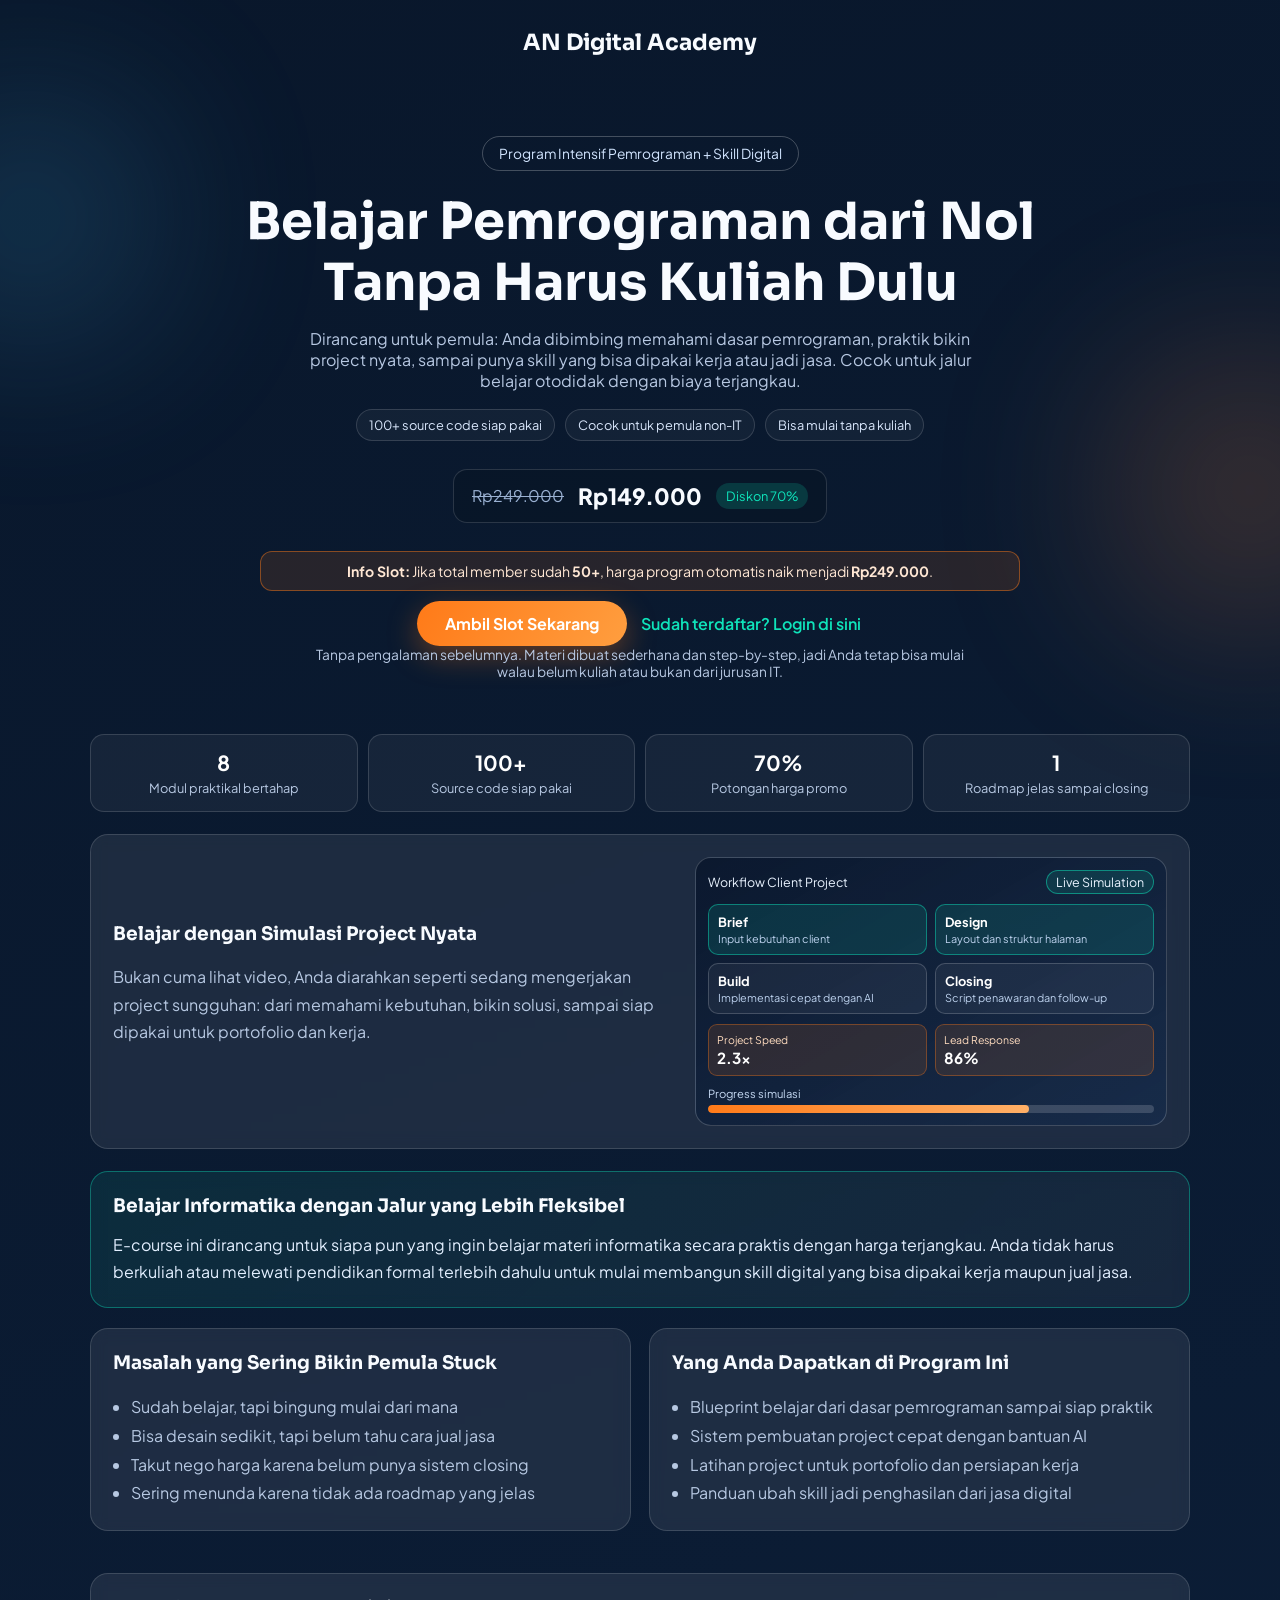
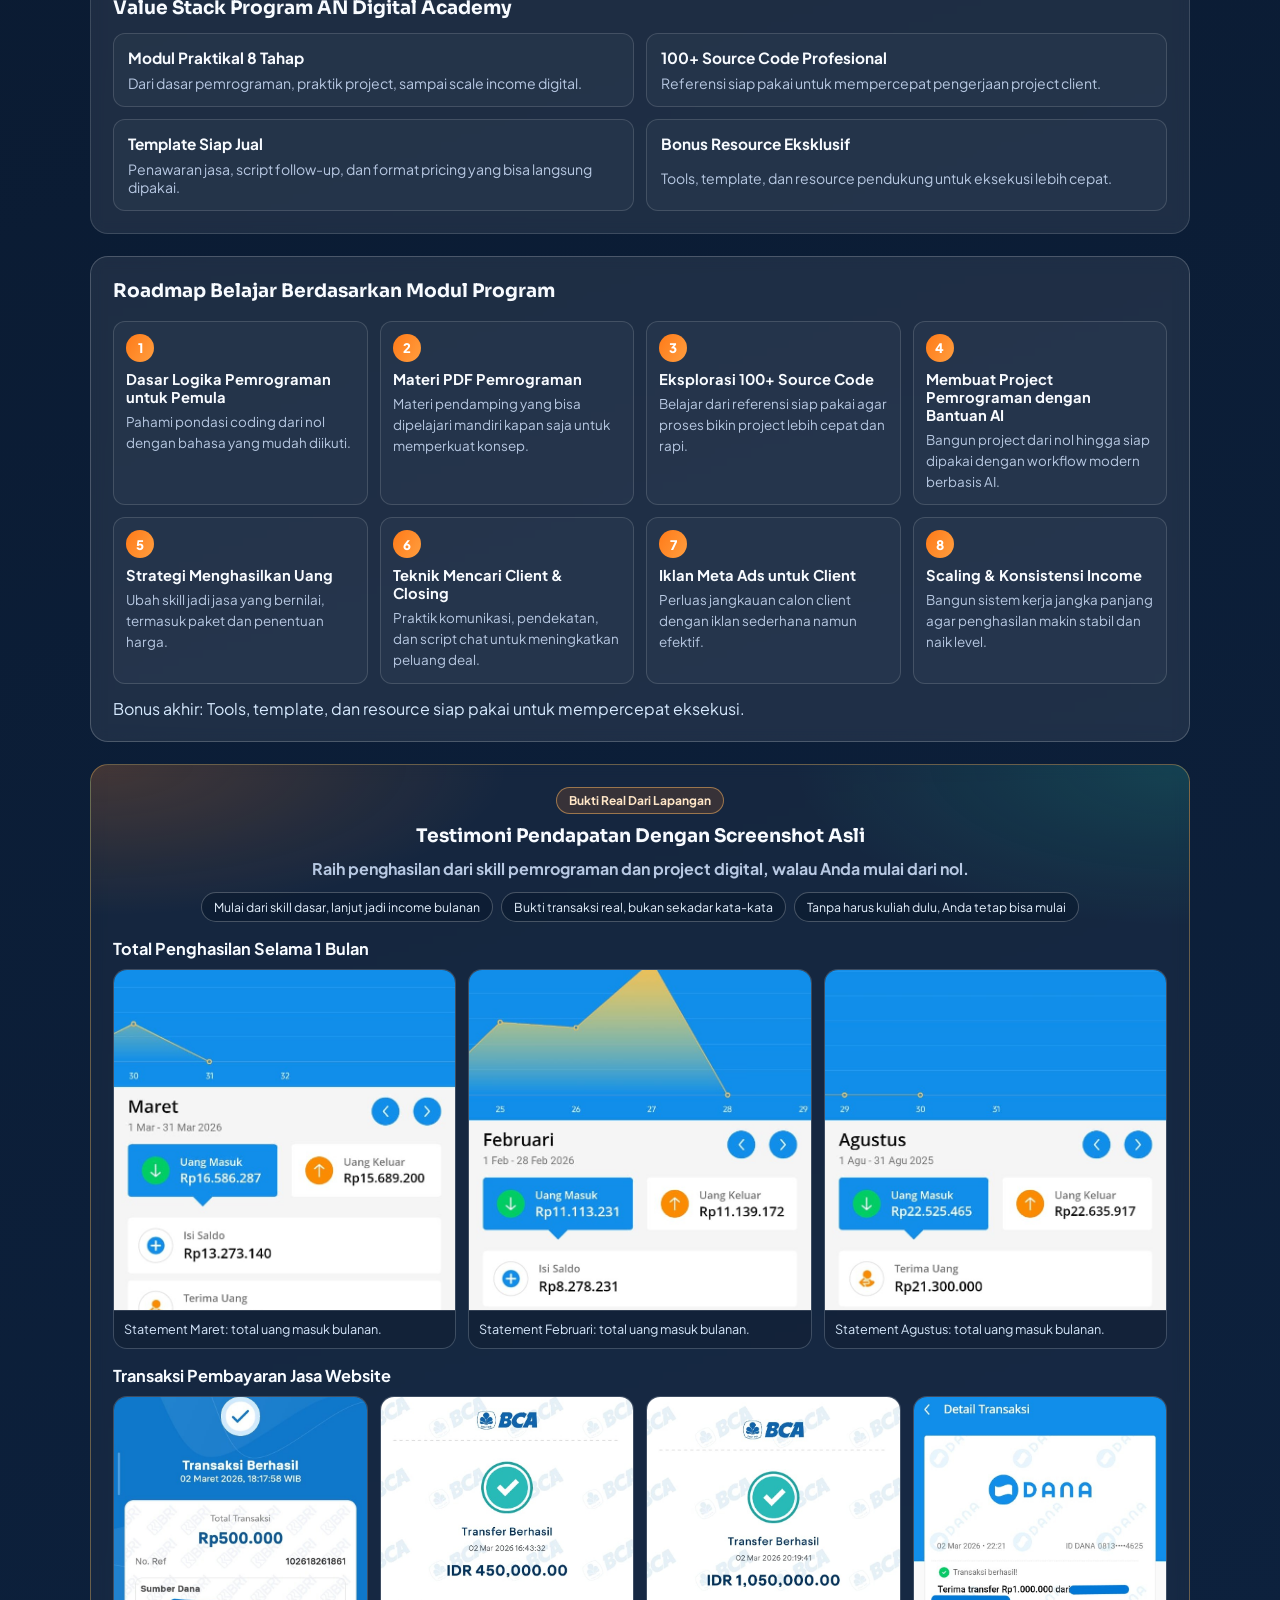
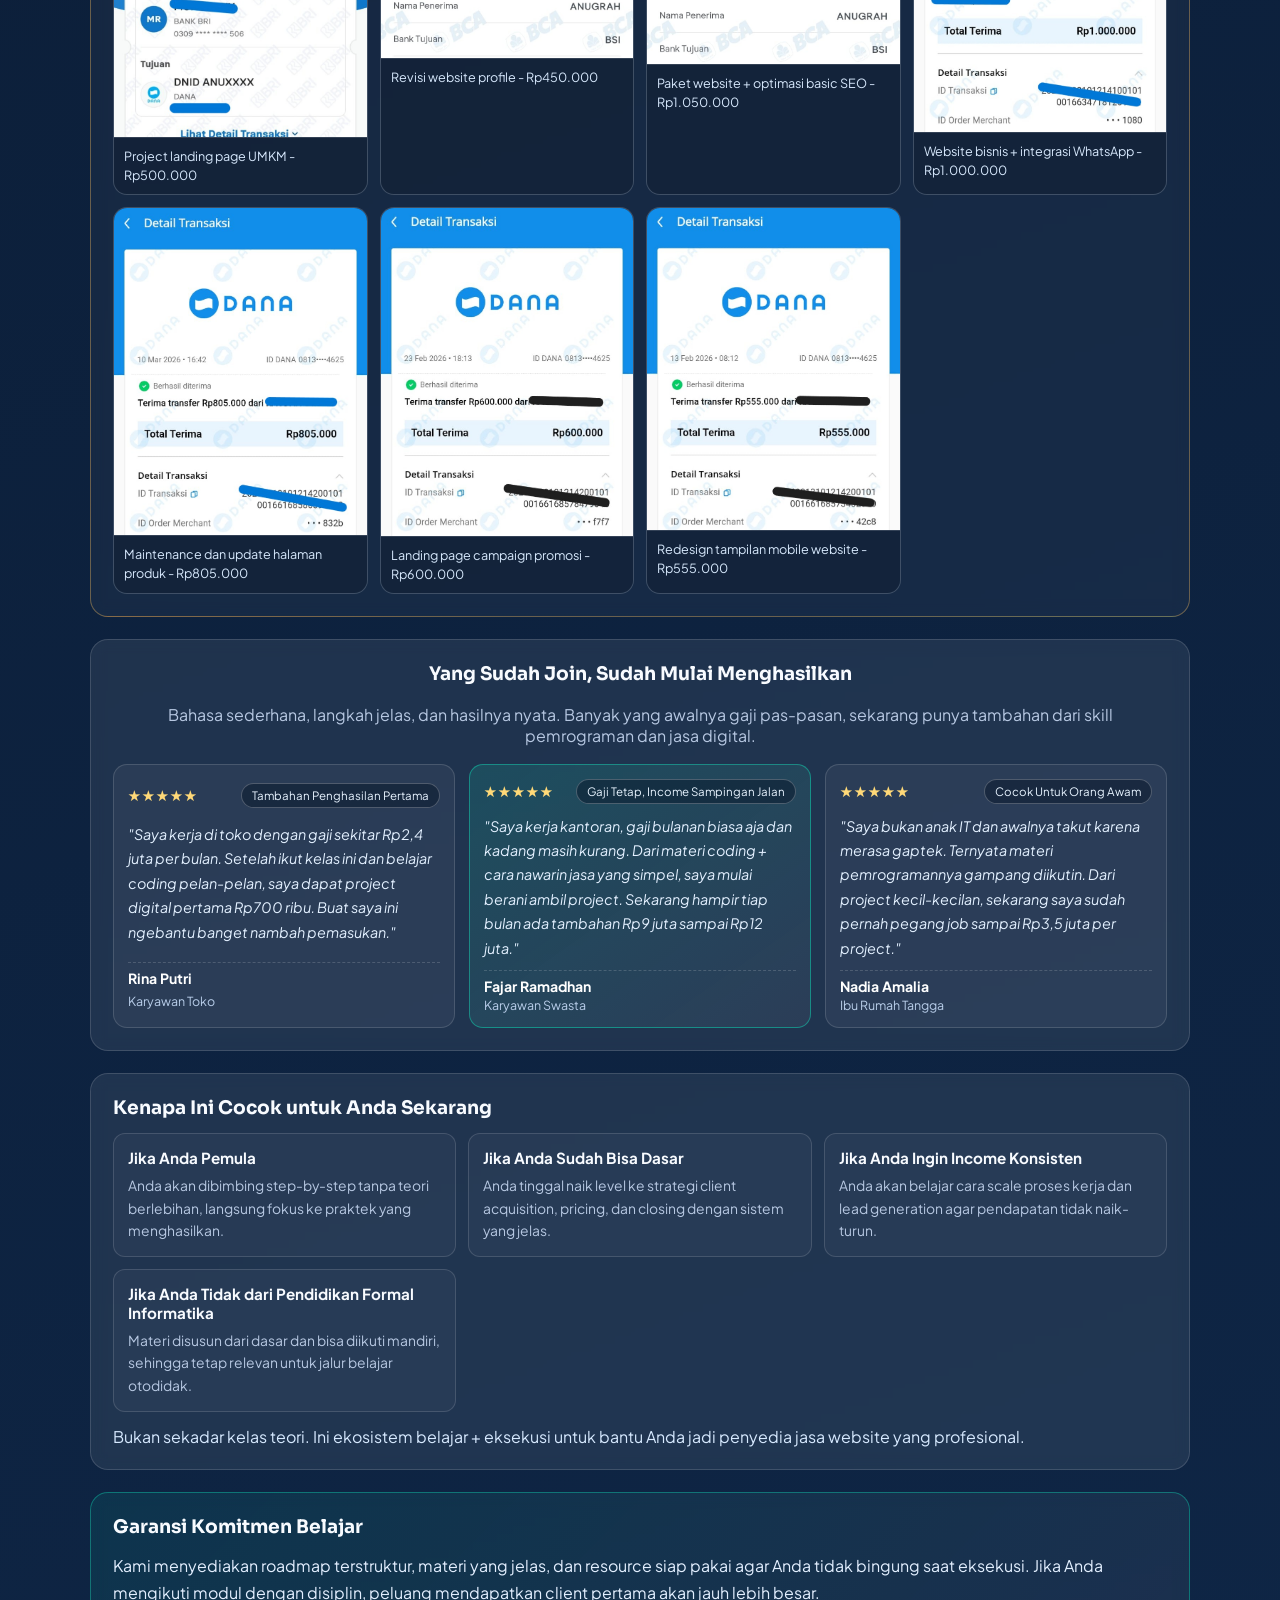
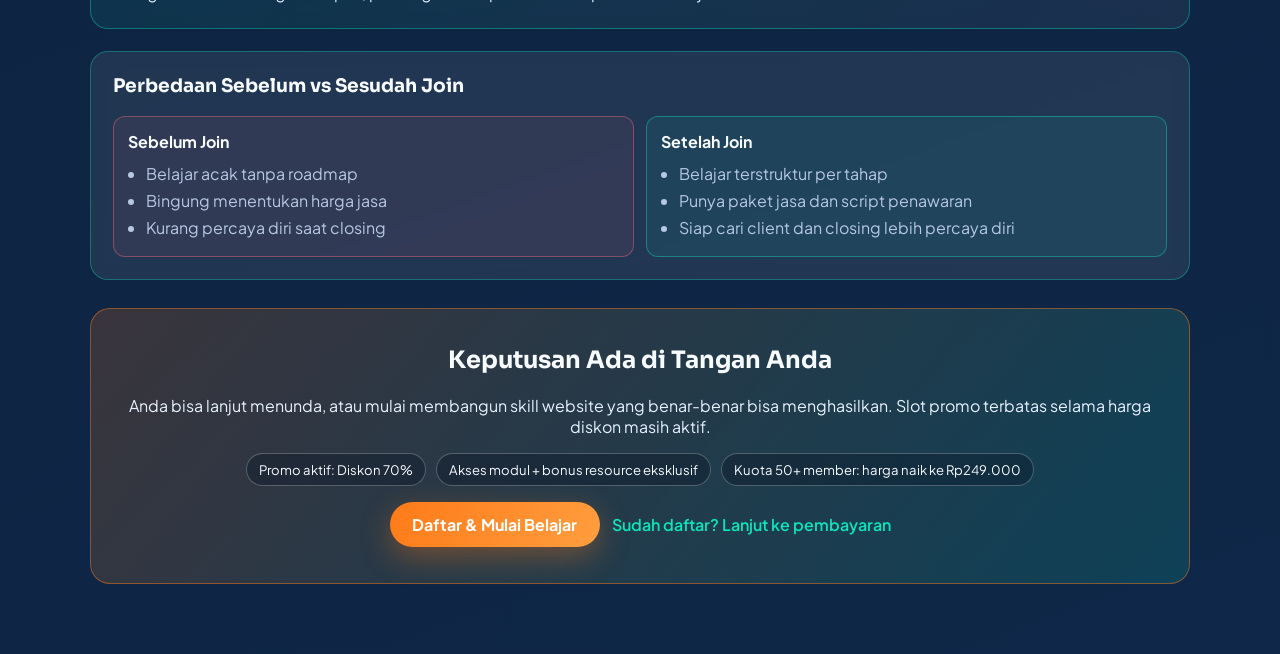
<file: index.html>
<!DOCTYPE html>
<html lang="id">
<head>
  <meta charset="UTF-8">
  <meta name="viewport" content="width=device-width, initial-scale=1.0">
  <title>AN Digital Academy</title>

  <link rel="preconnect" href="https://fonts.googleapis.com">
  <link rel="preconnect" href="https://fonts.gstatic.com" crossorigin>
  <link href="https://fonts.googleapis.com/css2?family=Plus+Jakarta+Sans:wght@400;500;700;800&family=Sora:wght@600;700&display=swap" rel="stylesheet">
  <link rel="stylesheet" href="style.css">
</head>
<body>

  <div class="bg-glow bg-glow-left"></div>
  <div class="bg-glow bg-glow-right"></div>

  <header class="site-header home-header container">
    <h1 class="brand">AN Digital Academy</h1>
  </header>

  <main>
    <section class="hero hero-main container">
      <span class="pill">Program Intensif Pemrograman + Skill Digital</span>
      <h2>Belajar Pemrograman dari Nol<br>Tanpa Harus Kuliah Dulu</h2>
      <p>Dirancang untuk pemula: Anda dibimbing memahami dasar pemrograman, praktik bikin project nyata, sampai punya skill yang bisa dipakai kerja atau jadi jasa. Cocok untuk jalur belajar otodidak dengan biaya terjangkau.</p>

      <div class="hero-proof">
        <span>100+ source code siap pakai</span>
        <span>Cocok untuk pemula non-IT</span>
        <span>Bisa mulai tanpa kuliah</span>
      </div>

      <div class="price-box">
        <span class="old">Rp249.000</span>
        <span class="new">Rp149.000</span>
        <span class="tag">Diskon 70%</span>
      </div>

      <div class="slot-alert">
        <strong>Info Slot:</strong> Jika total member sudah <strong>50+</strong>, harga program otomatis naik menjadi <strong>Rp249.000</strong>.
      </div>

      <div class="hero-actions">
        <a href="register.html" class="btn btn-primary">Ambil Slot Sekarang</a>
        <a href="login.html" class="text-link">Sudah terdaftar? Login di sini</a>
      </div>

      <p class="hero-note">Tanpa pengalaman sebelumnya. Materi dibuat sederhana dan step-by-step, jadi Anda tetap bisa mulai walau belum kuliah atau bukan dari jurusan IT.</p>
    </section>

    <section class="container stats-strip">
      <article class="stat-item">
        <strong>8</strong>
        <span>Modul praktikal bertahap</span>
      </article>
      <article class="stat-item">
        <strong>100+</strong>
        <span>Source code siap pakai</span>
      </article>
      <article class="stat-item">
        <strong>70%</strong>
        <span>Potongan harga promo</span>
      </article>
      <article class="stat-item">
        <strong>1</strong>
        <span>Roadmap jelas sampai closing</span>
      </article>
    </section>

    <section class="container card card-wide visual-spotlight">
      <div class="spotlight-copy">
        <h3>Belajar dengan Simulasi Project Nyata</h3>
        <p>Bukan cuma lihat video, Anda diarahkan seperti sedang mengerjakan project sungguhan: dari memahami kebutuhan, bikin solusi, sampai siap dipakai untuk portofolio dan kerja.</p>
      </div>
      <div class="workflow-mockup" aria-hidden="true">
        <div class="workflow-header">
          <span>Workflow Client Project</span>
          <span class="workflow-status">Live Simulation</span>
        </div>
        <div class="workflow-steps">
          <div class="workflow-step active">
            <strong>Brief</strong>
            <small>Input kebutuhan client</small>
          </div>
          <div class="workflow-step active">
            <strong>Design</strong>
            <small>Layout dan struktur halaman</small>
          </div>
          <div class="workflow-step">
            <strong>Build</strong>
            <small>Implementasi cepat dengan AI</small>
          </div>
          <div class="workflow-step">
            <strong>Closing</strong>
            <small>Script penawaran dan follow-up</small>
          </div>
        </div>
        <div class="workflow-kpi">
          <article>
            <span>Project Speed</span>
            <strong>2.3x</strong>
          </article>
          <article>
            <span>Lead Response</span>
            <strong>86%</strong>
          </article>
        </div>
        <div class="workflow-progress">
          <span>Progress simulasi</span>
          <div class="progress-track"><i></i></div>
        </div>
      </div>
    </section>

    <section class="container card card-wide guarantee-box">
      <h3>Belajar Informatika dengan Jalur yang Lebih Fleksibel</h3>
      <p>E-course ini dirancang untuk siapa pun yang ingin belajar materi informatika secara praktis dengan harga terjangkau. Anda tidak harus berkuliah atau melewati pendidikan formal terlebih dahulu untuk mulai membangun skill digital yang bisa dipakai kerja maupun jual jasa.</p>
    </section>

    <section class="container section-grid lp-pain-grid">
      <article class="card">
        <h3>Masalah yang Sering Bikin Pemula Stuck</h3>
        <ul class="feature-list">
          <li>Sudah belajar, tapi bingung mulai dari mana</li>
          <li>Bisa desain sedikit, tapi belum tahu cara jual jasa</li>
          <li>Takut nego harga karena belum punya sistem closing</li>
          <li>Sering menunda karena tidak ada roadmap yang jelas</li>
        </ul>
      </article>

      <article class="card">
        <h3>Yang Anda Dapatkan di Program Ini</h3>
        <ul class="feature-list">
          <li>Blueprint belajar dari dasar pemrograman sampai siap praktik</li>
          <li>Sistem pembuatan project cepat dengan bantuan AI</li>
          <li>Latihan project untuk portofolio dan persiapan kerja</li>
          <li>Panduan ubah skill jadi penghasilan dari jasa digital</li>
        </ul>
      </article>
    </section>

    <section class="container card card-wide offer-stack">
      <h3>Value Stack Program AN Digital Academy</h3>
      <div class="stack-grid">
        <article class="stack-item">
          <strong>Modul Praktikal 8 Tahap</strong>
          <span>Dari dasar pemrograman, praktik project, sampai scale income digital.</span>
        </article>
        <article class="stack-item">
          <strong>100+ Source Code Profesional</strong>
          <span>Referensi siap pakai untuk mempercepat pengerjaan project client.</span>
        </article>
        <article class="stack-item">
          <strong>Template Siap Jual</strong>
          <span>Penawaran jasa, script follow-up, dan format pricing yang bisa langsung dipakai.</span>
        </article>
        <article class="stack-item">
          <strong>Bonus Resource Eksklusif</strong>
          <span>Tools, template, dan resource pendukung untuk eksekusi lebih cepat.</span>
        </article>
      </div>
    </section>

    <section class="container card card-wide roadmap-box">
      <h3>Roadmap Belajar Berdasarkan Modul Program</h3>
      <div class="roadmap-track">
        <article class="roadmap-step">
          <span class="step-dot">1</span>
          <h4>Dasar Logika Pemrograman untuk Pemula</h4>
          <p>Pahami pondasi coding dari nol dengan bahasa yang mudah diikuti.</p>
        </article>
        <article class="roadmap-step">
          <span class="step-dot">2</span>
          <h4>Materi PDF Pemrograman</h4>
          <p>Materi pendamping yang bisa dipelajari mandiri kapan saja untuk memperkuat konsep.</p>
        </article>
        <article class="roadmap-step">
          <span class="step-dot">3</span>
          <h4>Eksplorasi 100+ Source Code</h4>
          <p>Belajar dari referensi siap pakai agar proses bikin project lebih cepat dan rapi.</p>
        </article>
        <article class="roadmap-step">
          <span class="step-dot">4</span>
          <h4>Membuat Project Pemrograman dengan Bantuan AI</h4>
          <p>Bangun project dari nol hingga siap dipakai dengan workflow modern berbasis AI.</p>
        </article>
        <article class="roadmap-step">
          <span class="step-dot">5</span>
          <h4>Strategi Menghasilkan Uang</h4>
          <p>Ubah skill jadi jasa yang bernilai, termasuk paket dan penentuan harga.</p>
        </article>
        <article class="roadmap-step">
          <span class="step-dot">6</span>
          <h4>Teknik Mencari Client &amp; Closing</h4>
          <p>Praktik komunikasi, pendekatan, dan script chat untuk meningkatkan peluang deal.</p>
        </article>
        <article class="roadmap-step">
          <span class="step-dot">7</span>
          <h4>Iklan Meta Ads untuk Client</h4>
          <p>Perluas jangkauan calon client dengan iklan sederhana namun efektif.</p>
        </article>
        <article class="roadmap-step">
          <span class="step-dot">8</span>
          <h4>Scaling &amp; Konsistensi Income</h4>
          <p>Bangun sistem kerja jangka panjang agar penghasilan makin stabil dan naik level.</p>
        </article>
      </div>
      <p class="closing-note">Bonus akhir: Tools, template, dan resource siap pakai untuk mempercepat eksekusi.</p>
    </section>

    <section class="container card card-wide income-proof">
      <div class="income-proof-head">
        <span class="income-kicker">Bukti Real Dari Lapangan</span>
        <h3>Testimoni Pendapatan Dengan Screenshot Asli</h3>
        <p class="income-headline">Raih penghasilan dari skill pemrograman dan project digital, walau Anda mulai dari nol.</p>
        <div class="income-hooks" aria-label="Copywriting pendukung">
          <span>Mulai dari skill dasar, lanjut jadi income bulanan</span>
          <span>Bukti transaksi real, bukan sekadar kata-kata</span>
          <span>Tanpa harus kuliah dulu, Anda tetap bisa mulai</span>
        </div>
      </div>

      <div class="income-block">
        <h4>Total Penghasilan Selama 1 Bulan</h4>
        <div class="income-gallery monthly-gallery">
          <figure class="income-shot">
            <img src="assets/img/penghasilan%20bulanan1.jpeg" alt="Bukti penghasilan bulanan periode Maret">
            <figcaption>Statement Maret: total uang masuk bulanan.</figcaption>
          </figure>
          <figure class="income-shot">
            <img src="assets/img/penghasilan%20bulanan2.jpeg" alt="Bukti penghasilan bulanan periode Februari">
            <figcaption>Statement Februari: total uang masuk bulanan.</figcaption>
          </figure>
          <figure class="income-shot">
            <img src="assets/img/penghasilan%20bulanan3.jpeg" alt="Bukti penghasilan bulanan periode Agustus">
            <figcaption>Statement Agustus: total uang masuk bulanan.</figcaption>
          </figure>
        </div>
      </div>

      <div class="income-block">
        <h4>Transaksi Pembayaran Jasa Website</h4>
        <div class="income-gallery transaction-gallery">
          <figure class="income-shot">
            <img src="assets/img/WhatsApp%20Image%202026-04-06%20at%2002.21.56.jpeg" alt="Bukti transaksi jasa website senilai Rp500.000">
            <figcaption>Project landing page UMKM - Rp500.000</figcaption>
          </figure>
          <figure class="income-shot">
            <img src="assets/img/WhatsApp%20Image%202026-04-06%20at%2002.22.20.jpeg" alt="Bukti transfer jasa website senilai Rp450.000">
            <figcaption>Revisi website profile - Rp450.000</figcaption>
          </figure>
          <figure class="income-shot">
            <img src="assets/img/fbbsfb.jpeg" alt="Bukti transfer jasa website senilai Rp1.050.000">
            <figcaption>Paket website + optimasi basic SEO - Rp1.050.000</figcaption>
          </figure>
          <figure class="income-shot">
            <img src="assets/img/fdbzf.jpeg" alt="Bukti transaksi jasa website senilai Rp1.000.000">
            <figcaption>Website bisnis + integrasi WhatsApp - Rp1.000.000</figcaption>
          </figure>
          <figure class="income-shot">
            <img src="assets/img/svcsfds.jpeg" alt="Bukti transaksi jasa website senilai Rp805.000">
            <figcaption>Maintenance dan update halaman produk - Rp805.000</figcaption>
          </figure>
          <figure class="income-shot">
            <img src="assets/img/cv%20.jpeg" alt="Bukti transaksi jasa website senilai Rp600.000">
            <figcaption>Landing page campaign promosi - Rp600.000</figcaption>
          </figure>
          <figure class="income-shot">
            <img src="assets/img/xc%20bfdh.jpeg" alt="Bukti transaksi jasa website senilai Rp555.000">
            <figcaption>Redesign tampilan mobile website - Rp555.000</figcaption>
          </figure>
        </div>
      </div>

    </section>

    <section class="container card card-wide testimonials">
      <div class="testimonials-head">
        <h3>Yang Sudah Join, Sudah Mulai Menghasilkan</h3>
        <p>Bahasa sederhana, langkah jelas, dan hasilnya nyata. Banyak yang awalnya gaji pas-pasan, sekarang punya tambahan dari skill pemrograman dan jasa digital.</p>
      </div>

      <div class="quote-grid">
        <article class="testimonial-card">
          <div class="testimonial-top">
            <span class="rating">★★★★★</span>
            <span class="result-tag">Tambahan Penghasilan Pertama</span>
          </div>
            <blockquote>"Saya kerja di toko dengan gaji sekitar Rp2,4 juta per bulan. Setelah ikut kelas ini dan belajar coding pelan-pelan, saya dapat project digital pertama Rp700 ribu. Buat saya ini ngebantu banget nambah pemasukan."</blockquote>
          <div class="testimonial-user">
            <strong>Rina Putri</strong>
            <span>Karyawan Toko</span>
          </div>
        </article>

        <article class="testimonial-card featured">
          <div class="testimonial-top">
            <span class="rating">★★★★★</span>
            <span class="result-tag">Gaji Tetap, Income Sampingan Jalan</span>
          </div>
            <blockquote>"Saya kerja kantoran, gaji bulanan biasa aja dan kadang masih kurang. Dari materi coding + cara nawarin jasa yang simpel, saya mulai berani ambil project. Sekarang hampir tiap bulan ada tambahan Rp9 juta sampai Rp12 juta."</blockquote>
          <div class="testimonial-user">
            <strong>Fajar Ramadhan</strong>
            <span>Karyawan Swasta</span>
          </div>
        </article>

        <article class="testimonial-card">
          <div class="testimonial-top">
            <span class="rating">★★★★★</span>
            <span class="result-tag">Cocok Untuk Orang Awam</span>
          </div>
            <blockquote>"Saya bukan anak IT dan awalnya takut karena merasa gaptek. Ternyata materi pemrogramannya gampang diikutin. Dari project kecil-kecilan, sekarang saya sudah pernah pegang job sampai Rp3,5 juta per project."</blockquote>
          <div class="testimonial-user">
            <strong>Nadia Amalia</strong>
            <span>Ibu Rumah Tangga</span>
          </div>
        </article>
      </div>
    </section>

    <section class="container card card-wide closing-frame">
      <h3>Kenapa Ini Cocok untuk Anda Sekarang</h3>
      <div class="closing-grid">
        <div>
          <h4>Jika Anda Pemula</h4>
          <p>Anda akan dibimbing step-by-step tanpa teori berlebihan, langsung fokus ke praktek yang menghasilkan.</p>
        </div>
        <div>
          <h4>Jika Anda Sudah Bisa Dasar</h4>
          <p>Anda tinggal naik level ke strategi client acquisition, pricing, dan closing dengan sistem yang jelas.</p>
        </div>
        <div>
          <h4>Jika Anda Ingin Income Konsisten</h4>
          <p>Anda akan belajar cara scale proses kerja dan lead generation agar pendapatan tidak naik-turun.</p>
        </div>
        <div>
          <h4>Jika Anda Tidak dari Pendidikan Formal Informatika</h4>
          <p>Materi disusun dari dasar dan bisa diikuti mandiri, sehingga tetap relevan untuk jalur belajar otodidak.</p>
        </div>
      </div>
      <p class="closing-note">Bukan sekadar kelas teori. Ini ekosistem belajar + eksekusi untuk bantu Anda jadi penyedia jasa website yang profesional.</p>
    </section>

    <section class="container card card-wide guarantee-box">
      <h3>Garansi Komitmen Belajar</h3>
      <p>Kami menyediakan roadmap terstruktur, materi yang jelas, dan resource siap pakai agar Anda tidak bingung saat eksekusi. Jika Anda mengikuti modul dengan disiplin, peluang mendapatkan client pertama akan jauh lebih besar.</p>
    </section>

    <section class="container card card-wide compare-box">
      <h3>Perbedaan Sebelum vs Sesudah Join</h3>
      <div class="compare-grid">
        <article class="compare-side before">
          <h4>Sebelum Join</h4>
          <ul>
            <li>Belajar acak tanpa roadmap</li>
            <li>Bingung menentukan harga jasa</li>
            <li>Kurang percaya diri saat closing</li>
          </ul>
        </article>
        <article class="compare-side after">
          <h4>Setelah Join</h4>
          <ul>
            <li>Belajar terstruktur per tahap</li>
            <li>Punya paket jasa dan script penawaran</li>
            <li>Siap cari client dan closing lebih percaya diri</li>
          </ul>
        </article>
      </div>
    </section>

    <section class="container cta">
      <h2>Keputusan Ada di Tangan Anda</h2>
      <p>Anda bisa lanjut menunda, atau mulai membangun skill website yang benar-benar bisa menghasilkan. Slot promo terbatas selama harga diskon masih aktif.</p>
      <div class="urgency-bar">
        <span>Promo aktif: Diskon 70%</span>
        <span>Akses modul + bonus resource eksklusif</span>
        <span>Kuota 50+ member: harga naik ke Rp249.000</span>
      </div>
      <div class="hero-actions">
        <a href="register.html" class="btn btn-primary">Daftar & Mulai Belajar</a>
        <a href="payment.html" class="text-link">Sudah daftar? Lanjut ke pembayaran</a>
      </div>
    </section>
  </main>

</body>
</html>
</file>
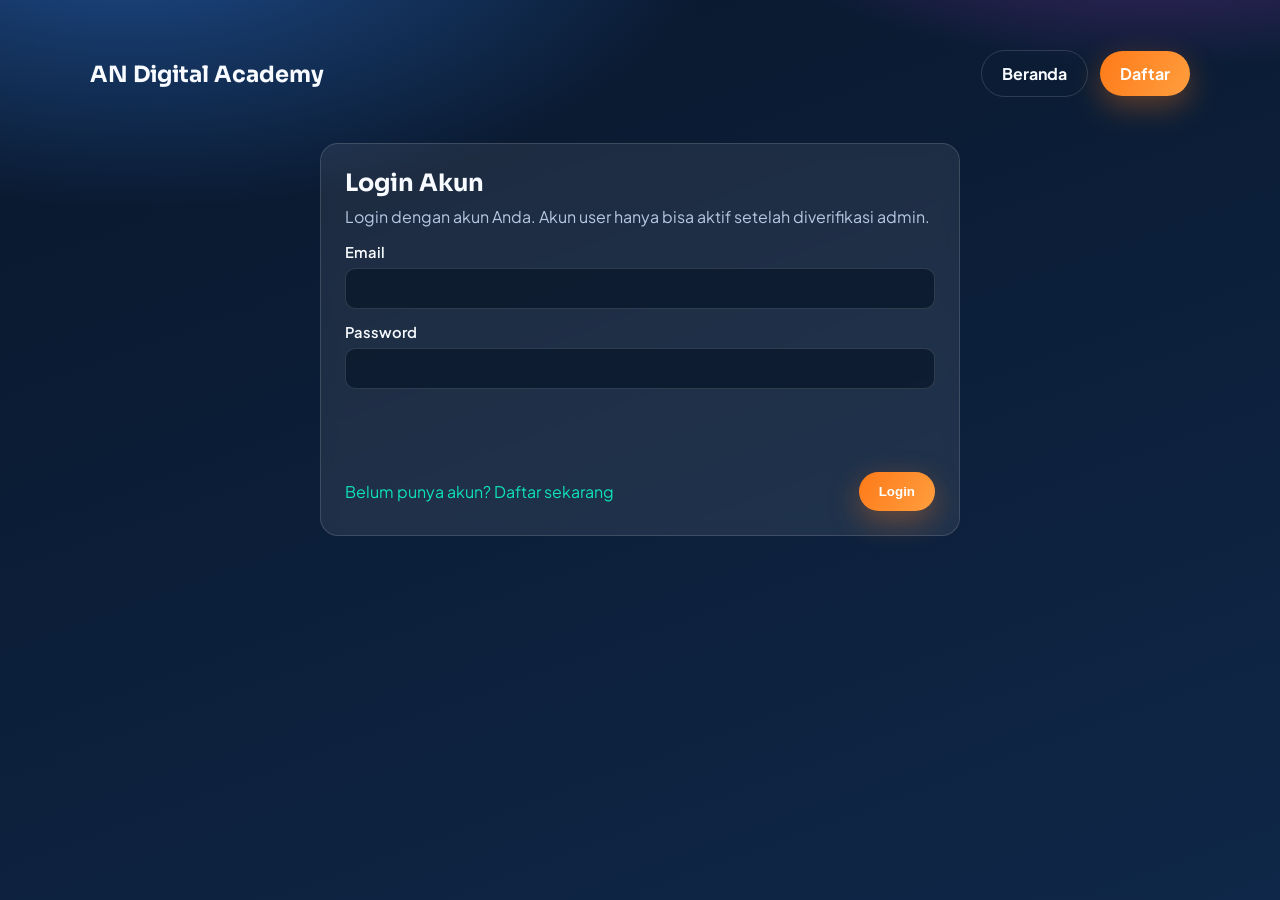
<file: admin.html>
<!DOCTYPE html>
<html lang="id">
<head>
  <meta charset="UTF-8">
  <meta name="viewport" content="width=device-width, initial-scale=1.0">
  <title>Admin Dashboard - AN Digital Academy</title>
  <link rel="preconnect" href="https://fonts.googleapis.com">
  <link rel="preconnect" href="https://fonts.gstatic.com" crossorigin>
  <link href="https://fonts.googleapis.com/css2?family=Plus+Jakarta+Sans:wght@400;500;700;800&family=Sora:wght@600;700&display=swap" rel="stylesheet">
  <link rel="stylesheet" href="style.css">
</head>
<body>
  <div class="page-shell">
    <header class="site-header container">
      <h1 class="brand">AN Digital Academy</h1>
      <nav class="nav-actions">
        <a href="index.html" class="btn btn-outline">Beranda</a>
        <button id="logoutBtn" class="btn btn-primary" type="button">Logout</button>
      </nav>
    </header>

    <section class="panel">
      <div class="admin-header">
        <h2>Dashboard Admin</h2>
      </div>
      <p id="adminGreeting" class="muted">Memuat data admin...</p>
      <p id="adminStatus" class="status"></p>
    </section>

    <section class="panel">
      <h3 id="adminUserFormTitle">Tambah User Baru</h3>
      <form id="adminUserForm" class="form-grid admin-form-grid">
        <input id="adminUserOriginalEmail" name="originalEmail" type="hidden">

        <label for="adminUserName">Nama
          <input id="adminUserName" name="name" type="text" placeholder="Nama lengkap" required>
        </label>

        <label for="adminUserEmail">Email
          <input id="adminUserEmail" name="email" type="email" placeholder="email@contoh.com" required>
        </label>

        <label for="adminUserPhone">No. WA
          <input id="adminUserPhone" name="phone" type="text" placeholder="08xxxxxxxxxx" required>
        </label>

        <label for="adminUserPassword">Password
          <input id="adminUserPassword" name="password" type="text" placeholder="Isi untuk user baru, kosongkan saat tidak ganti password">
        </label>

        <label for="adminUserVerified">Status Verifikasi
          <select id="adminUserVerified" name="isVerified" required>
            <option value="false">Menunggu verifikasi</option>
            <option value="true">Terverifikasi</option>
          </select>
        </label>

        <div class="form-footer">
          <button id="adminUserCancelBtn" class="btn btn-outline" type="button">Batal Edit</button>
          <button class="btn btn-primary" type="submit">Simpan User</button>
        </div>
      </form>
      <p id="adminUserStatus" class="status"></p>
    </section>

    <section class="panel">
      <h3>Data User Terdaftar</h3>
      <div class="table-wrap">
        <table>
          <thead>
            <tr>
              <th>Nama</th>
              <th>Email</th>
              <th>No. WA</th>
              <th>Password</th>
              <th>Status</th>
              <th>Aksi</th>
            </tr>
          </thead>
          <tbody id="usersTableBody"></tbody>
        </table>
      </div>
    </section>

    <section class="panel">
      <h3 id="adminPaymentFormTitle">Tambah Konfirmasi Pembayaran</h3>
      <form id="adminPaymentForm" class="form-grid admin-form-grid">
        <input id="adminPaymentOriginalReference" name="originalReference" type="hidden">

        <label for="adminPaymentUserName">Nama User
          <input id="adminPaymentUserName" name="userName" type="text" placeholder="Nama user" required>
        </label>

        <label for="adminPaymentUserEmail">Email User
          <input id="adminPaymentUserEmail" name="userEmail" type="email" placeholder="email user" required>
        </label>

        <label for="adminPaymentMethod">Metode
          <select id="adminPaymentMethod" name="method" required>
            <option value="">Pilih metode</option>
            <option value="QRIS">QRIS</option>
            <option value="DANA">DANA</option>
            <option value="OVO">OVO</option>
            <option value="Transfer Bank BSI">Transfer Bank BSI</option>
          </select>
        </label>

        <label for="adminPaymentAmount">Jumlah (Rp)
          <input id="adminPaymentAmount" name="amount" type="number" min="1000" required>
        </label>

        <label for="adminPaymentReference">Referensi
          <input id="adminPaymentReference" name="reference" type="text" placeholder="Otomatis jika dikosongkan">
        </label>

        <label for="adminPaymentStatusField">Status
          <select id="adminPaymentStatusField" name="status" required>
            <option value="Menunggu pengecekan admin">Menunggu pengecekan admin</option>
            <option value="Pembayaran dikonfirmasi admin">Pembayaran dikonfirmasi admin</option>
            <option value="Pembayaran ditolak admin">Pembayaran ditolak admin</option>
          </select>
        </label>

        <label for="adminPaymentNotes">Catatan
          <textarea id="adminPaymentNotes" name="notes" placeholder="Catatan pembayaran"></textarea>
        </label>

        <div class="form-footer">
          <button id="adminPaymentCancelBtn" class="btn btn-outline" type="button">Batal Edit</button>
          <button class="btn btn-primary" type="submit">Simpan Pembayaran</button>
        </div>
      </form>
      <p id="adminPaymentStatus" class="status"></p>
    </section>

    <section class="panel">
      <h3>Data Konfirmasi Pembayaran</h3>
      <div class="table-wrap">
        <table>
          <thead>
            <tr>
              <th>Tanggal</th>
              <th>User</th>
              <th>Email</th>
              <th>Metode</th>
              <th>Jumlah</th>
              <th>Referensi</th>
              <th>Status</th>
              <th>Aksi</th>
            </tr>
          </thead>
          <tbody id="paymentsTableBody"></tbody>
        </table>
      </div>
    </section>
  </div>

  <script src="app.js"></script>
</body>
</html>
</file>
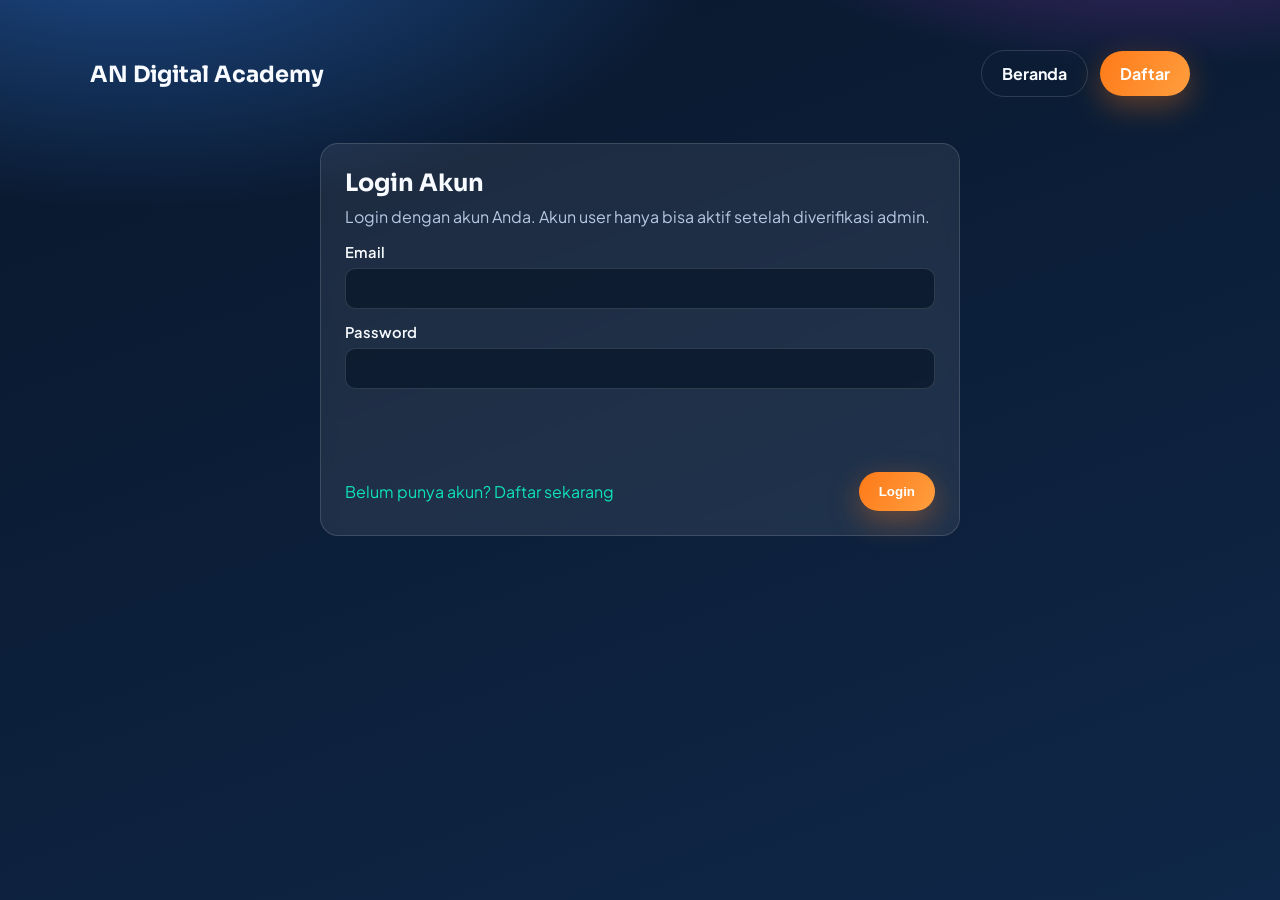
<file: login.html>
<!DOCTYPE html>
<html lang="id">
<head>
  <meta charset="UTF-8">
  <meta name="viewport" content="width=device-width, initial-scale=1.0">
  <title>Login - AN Digital Academy</title>
  <link rel="preconnect" href="https://fonts.googleapis.com">
  <link rel="preconnect" href="https://fonts.gstatic.com" crossorigin>
  <link href="https://fonts.googleapis.com/css2?family=Plus+Jakarta+Sans:wght@400;500;700;800&family=Sora:wght@600;700&display=swap" rel="stylesheet">
  <link rel="stylesheet" href="style.css">
</head>
<body>
  <div class="page-shell">
    <header class="site-header container">
      <h1 class="brand">AN Digital Academy</h1>
      <nav class="nav-actions">
        <a href="index.html" class="btn btn-outline">Beranda</a>
        <a href="register.html" class="btn btn-primary">Daftar</a>
      </nav>
    </header>

    <section class="panel">
      <h2>Login Akun</h2>
      <p class="muted">Login dengan akun Anda. Akun user hanya bisa aktif setelah diverifikasi admin.</p>

      <form id="loginForm" class="form-grid">
        <label for="loginEmail">Email
          <input id="loginEmail" name="email" type="email" required>
        </label>

        <label for="loginPassword">Password
          <input id="loginPassword" name="password" type="password" required>
        </label>

        <p id="loginStatus" class="status"></p>

        <div class="form-footer">
          <a href="register.html" class="text-link">Belum punya akun? Daftar sekarang</a>
          <button type="submit" class="btn btn-primary">Login</button>
        </div>
      </form>
    </section>
  </div>

  <script src="app.js"></script>
</body>
</html>
</file>
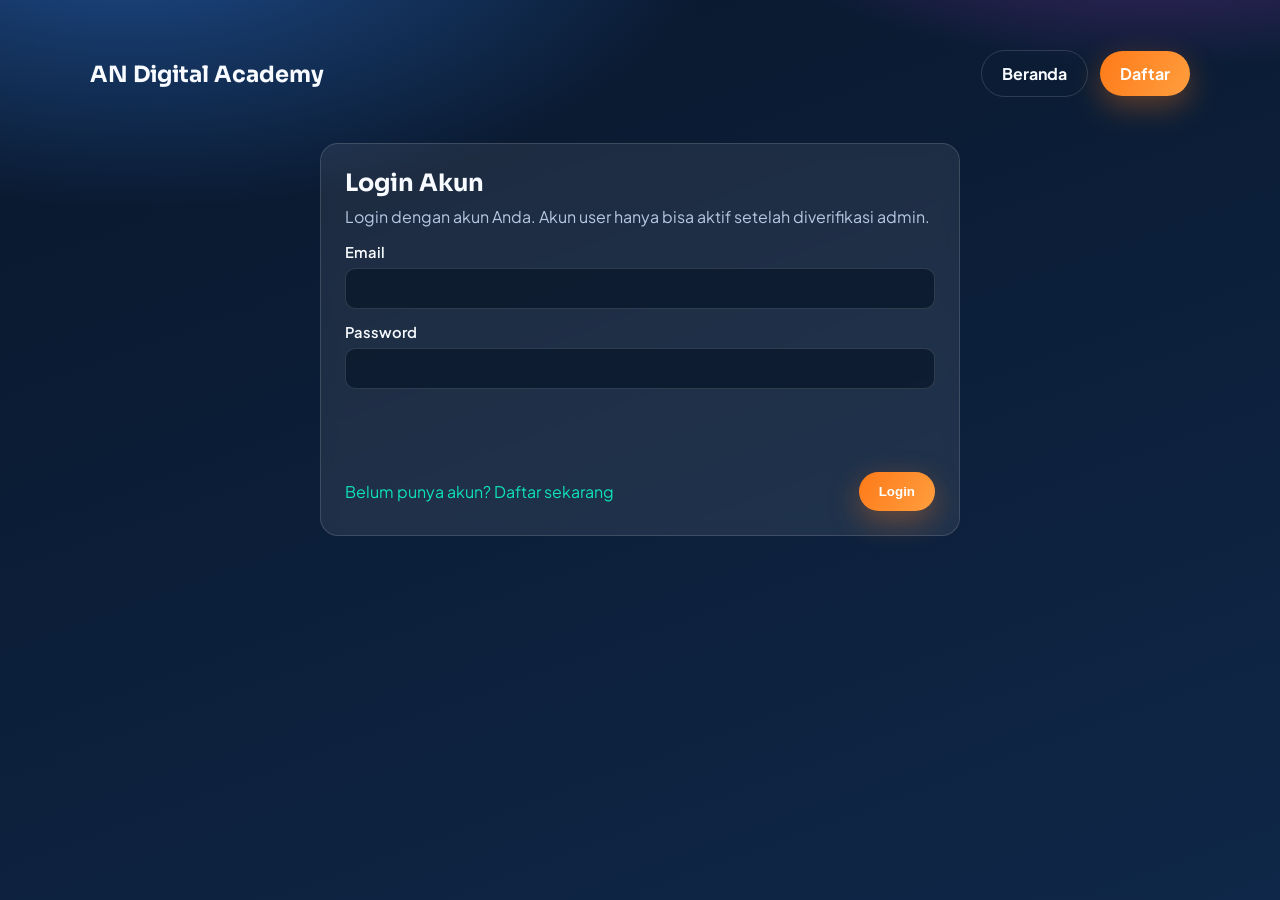
<file: member.html>
<!DOCTYPE html>
<html lang="id">
<head>
  <meta charset="UTF-8">
  <meta name="viewport" content="width=device-width, initial-scale=1.0">
  <title>Member Area - AN Digital Academy</title>
  <link rel="preconnect" href="https://fonts.googleapis.com">
  <link rel="preconnect" href="https://fonts.gstatic.com" crossorigin>
  <link href="https://fonts.googleapis.com/css2?family=Plus+Jakarta+Sans:wght@400;500;700;800&family=Sora:wght@600;700&display=swap" rel="stylesheet">
  <link rel="stylesheet" href="style.css">
</head>
<body>
  <div class="page-shell">
    <header class="site-header container">
      <h1 class="brand">AN Digital Academy</h1>
      <nav class="nav-actions">
        <a id="memberPaymentBtn" href="payment.html" class="btn btn-outline">Konfirmasi Pembayaran</a>
        <button id="memberLogoutBtn" class="btn btn-primary" type="button">Logout</button>
      </nav>
    </header>

    <section class="panel">
      <h2>Member Area</h2>
      <p id="memberGreeting" class="muted">Memuat data member...</p>
      <p id="memberStatus" class="status"></p>
    </section>

    <section class="panel">
      <h3>Akses Cepat</h3>
      <div class="method-list">
        <div class="method-item"><strong>Kelas Anda</strong><span>3 modul inti + bonus 100+ project</span></div>
        <div class="method-item"><strong>Status Akun</strong><span id="memberAccountStatus">-</span></div>
        <div class="method-item"><strong>Email Terdaftar</strong><span id="memberEmail">-</span></div>
      </div>
    </section>

    <section class="panel learning-resources-panel">
      <h3>Resource Belajar Tambahan</h3>
      <p class="muted">Referensi eksternal untuk memperkuat skill coding, AI, dan pengembangan karier digital Anda.</p>
      <div class="learning-grid">
        <a class="learning-item" href="https://www.w3schools.com/" target="_blank" rel="noopener noreferrer"><strong>HTML</strong><span>w3schools.com</span></a>
        <a class="learning-item" href="https://www.codecademy.com/" target="_blank" rel="noopener noreferrer"><strong>CSS</strong><span>codecademy.com</span></a>
        <a class="learning-item" href="https://www.freecodecamp.org/" target="_blank" rel="noopener noreferrer"><strong>JavaScript</strong><span>freecodecamp.org</span></a>
        <a class="learning-item" href="https://react.dev/" target="_blank" rel="noopener noreferrer"><strong>React</strong><span>react.dev</span></a>
        <a class="learning-item" href="https://www.learnpython.org/" target="_blank" rel="noopener noreferrer"><strong>Python</strong><span>learnpython.org</span></a>
        <a class="learning-item" href="https://www.sololearn.com/" target="_blank" rel="noopener noreferrer"><strong>Java</strong><span>sololearn.com</span></a>
        <a class="learning-item" href="https://www.php.net/" target="_blank" rel="noopener noreferrer"><strong>PHP</strong><span>php.net</span></a>
        <a class="learning-item" href="https://tryhackme.com/" target="_blank" rel="noopener noreferrer"><strong>Cybersecurity</strong><span>tryhackme.com</span></a>
        <a class="learning-item" href="https://www.learn-c.org/" target="_blank" rel="noopener noreferrer"><strong>C</strong><span>learn-c.org</span></a>
        <a class="learning-item" href="https://www.learncpp.com/" target="_blank" rel="noopener noreferrer"><strong>C++</strong><span>learncpp.com</span></a>
        <a class="learning-item" href="https://skillbuilder.aws/" target="_blank" rel="noopener noreferrer"><strong>AWS</strong><span>skillbuilder.aws</span></a>
        <a class="learning-item" href="https://www.coursera.org/" target="_blank" rel="noopener noreferrer"><strong>AI/ML</strong><span>coursera.org</span></a>
        <a class="learning-item" href="https://learngitbranching.js.org/" target="_blank" rel="noopener noreferrer"><strong>Git</strong><span>learngitbranching.js.org</span></a>
        <a class="learning-item" href="https://sqlbolt.com/" target="_blank" rel="noopener noreferrer"><strong>SQL</strong><span>sqlbolt.com</span></a>
      </div>
    </section>

    <section class="panel">
      <h3>Kelas Anda</h3>
      <p class="muted">Program utama AN Digital Academy: 3 modul inti berurutan plus bonus 100+ project.</p>

      <div class="class-grid">
        <article class="class-card">
          <h4>1. Modul Meta Ads</h4>
          <p>Belajar setup campaign, riset audiens, pembuatan materi iklan, sampai optimasi performa.</p>
          <span class="class-badge">Terbuka</span>
          <a href="modul1.html" class="btn btn-outline">Masuk Modul</a>
        </article>

        <article class="class-card">
          <h4>2. Modul Coding + AI</h4>
          <p>Workflow coding modern dengan bantuan AI agar proses pembuatan website lebih cepat dan rapi.</p>
          <span class="class-badge">Terbuka</span>
          <a href="modul2.html" class="btn btn-outline">Masuk Modul</a>
        </article>

        <article class="class-card">
          <h4>3. Modul Cari Client</h4>
          <p>Strategi mencari client, komunikasi efektif, handling objection, dan closing deal profesional.</p>
          <span class="class-badge">Terbuka</span>
          <a href="modul3.html" class="btn btn-outline">Masuk Modul</a>
        </article>

        <article class="class-card">
          <h4>4. 100+ Project Source Code</h4>
          <p>Kumpulan source code siap pakai untuk referensi latihan, upgrade portfolio, dan percepatan eksekusi project client.</p>
          <span class="class-badge">Bonus</span>
          <a
            href="https://drive.google.com/drive/folders/1qWJedVbCoJIjw-wlr0uE_43I4DL6imqc?usp=sharing"
            target="_blank"
            rel="noopener noreferrer"
            class="btn btn-primary"
          >
            Buka 100+ Project
          </a>
        </article>
      </div>
    </section>

    <section class="panel">
      <h3>Daftar Modul Program</h3>
      <p class="muted">Struktur pembelajaran terbaru AN Digital Academy yang fokus ke iklan, produksi website, dan akuisisi client.</p>
      <ol class="feature-list">
        <li>
          <strong>Modul 1: Meta Ads</strong><br>
          Belajar menyusun strategi iklan Meta Ads dari setup campaign, riset audiens, pembuatan creative, hingga optimasi performa.
        </li>
        <li>
          <strong>Modul 2: Coding + AI</strong><br>
          Membangun website modern dengan workflow coding yang efisien menggunakan bantuan AI, dari struktur project sampai deploy.
        </li>
        <li>
          <strong>Modul 3: Cari Client</strong><br>
          Framework mencari client, membangun komunikasi profesional, handling objection, sampai closing deal dengan rapi.
        </li>
      </ol>
      <p class="muted">
        <strong>Bonus Eksklusif:</strong> Akses 100+ Project Source Code siap pakai untuk referensi belajar, portfolio, dan percepatan eksekusi project client.
      </p>
      <p class="muted">
        <strong>Urutan Belajar Disarankan:</strong> Modul 1 (Meta Ads) -> Modul 2 (Coding + AI) -> Modul 3 (Cari Client) -> Bonus 100+ Project.
      </p>
    </section>
  </div>

  <script src="app.js"></script>
</body>
</html>
</file>
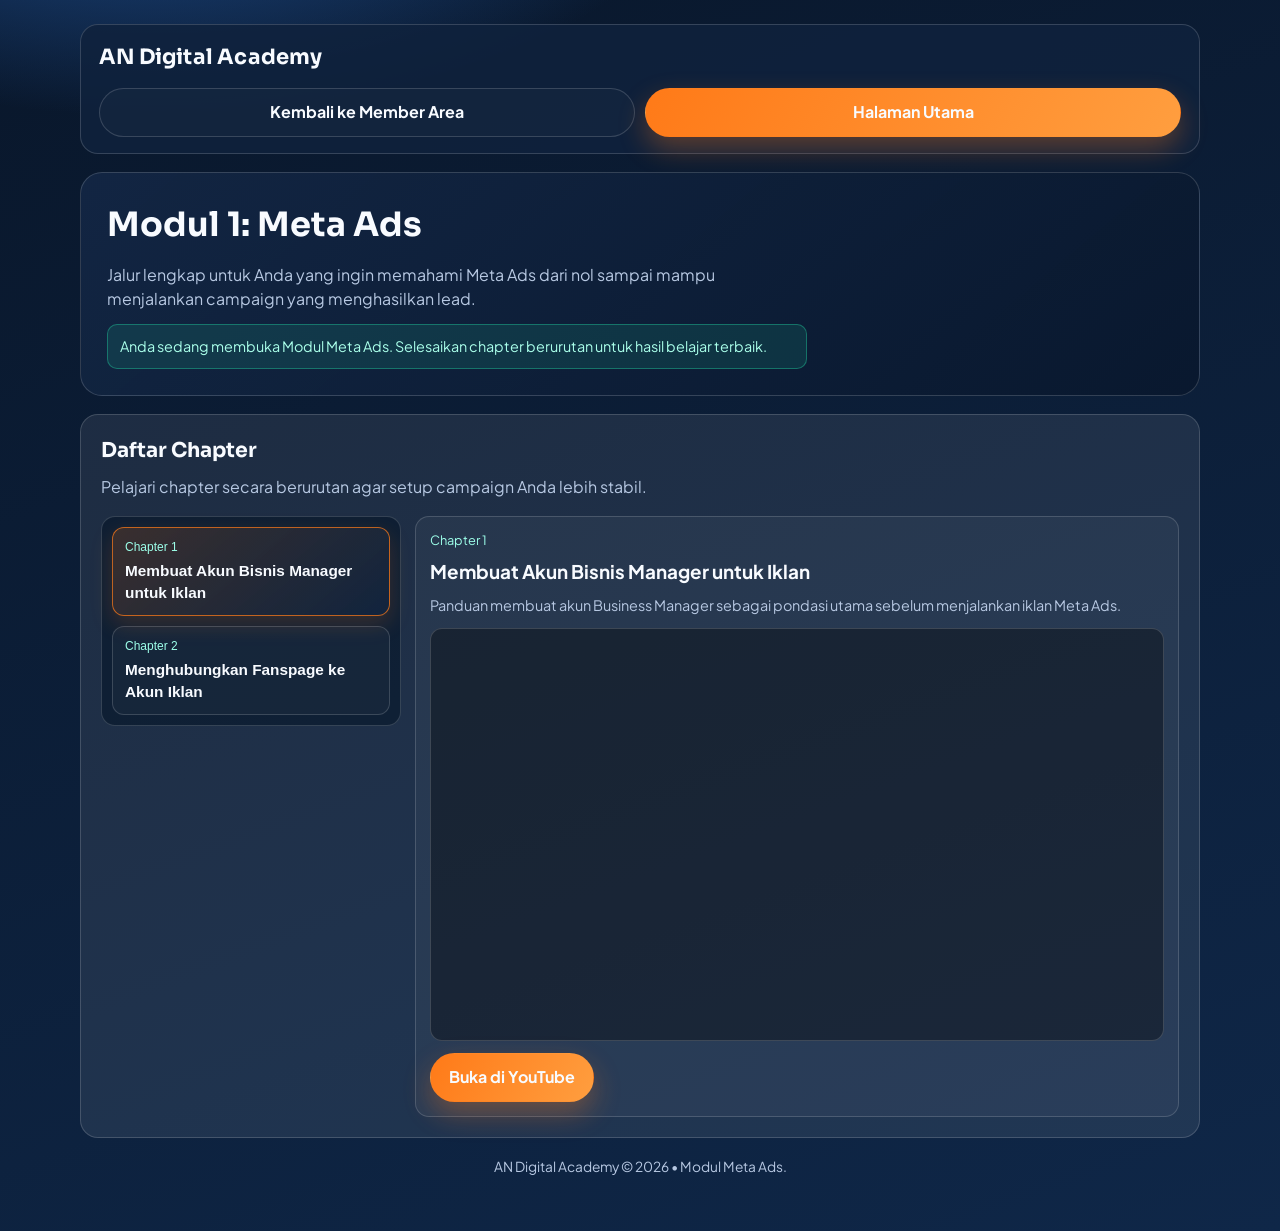
<file: modul1.html>
<!DOCTYPE html>
<html lang="id">
<head>
  <meta charset="UTF-8">
  <meta name="viewport" content="width=device-width, initial-scale=1.0">
  <title>Modul 1 - Meta Ads | AN Digital Academy</title>
  <link rel="preconnect" href="https://fonts.googleapis.com">
  <link rel="preconnect" href="https://fonts.gstatic.com" crossorigin>
  <link href="https://fonts.googleapis.com/css2?family=Plus+Jakarta+Sans:wght@400;500;700;800&family=Sora:wght@600;700&display=swap" rel="stylesheet">
  <link rel="stylesheet" href="modul.css">
</head>
<body data-module="Modul Meta Ads">
  <main class="page-shell">
    <header class="topbar reveal">
      <h1 class="brand">AN Digital Academy</h1>
      <nav class="topbar-menu">
        <a class="btn btn-ghost" href="member.html">Kembali ke Member Area</a>
        <a class="btn btn-primary" href="index.html">Halaman Utama</a>
      </nav>
    </header>

    <section class="hero reveal reveal-delay-1">
      <h2>Modul 1: Meta Ads</h2>
      <p>
        Jalur lengkap untuk Anda yang ingin memahami Meta Ads dari nol sampai mampu menjalankan campaign yang menghasilkan lead.
      </p>
      <p id="moduleStatusInfo" class="status-line">Menyiapkan informasi modul...</p>
    </section>

    <section class="panel reveal reveal-delay-2">
      <h3>Daftar Chapter</h3>
      <p class="panel-note">Pelajari chapter secara berurutan agar setup campaign Anda lebih stabil.</p>

      <div class="learning-layout">
        <aside class="chapter-sidebar" aria-label="Navigasi chapter Modul 1">
          <button
            type="button"
            class="chapter-nav-item is-active"
            data-chapter="Chapter 1"
            data-title="Membuat Akun Bisnis Manager untuk Iklan"
            data-summary="Panduan membuat akun Business Manager sebagai pondasi utama sebelum menjalankan iklan Meta Ads."
            data-embed-url="https://www.youtube.com/embed/IxRBelmTVHA"
            data-youtube-url="https://youtu.be/IxRBelmTVHA"
          >
            <span class="chapter-nav-kicker">Chapter 1</span>
            <strong>Membuat Akun Bisnis Manager untuk Iklan</strong>
          </button>

          <button
            type="button"
            class="chapter-nav-item"
            data-chapter="Chapter 2"
            data-title="Menghubungkan Akun Fanspage dengan Akun Iklan"
            data-summary="Langkah menghubungkan Fanspage ke akun iklan agar aset siap dipakai untuk campaign Meta Ads."
            data-embed-url="https://www.youtube.com/embed/26Ubew09Uss"
            data-youtube-url="https://youtu.be/26Ubew09Uss"
          >
            <span class="chapter-nav-kicker">Chapter 2</span>
            <strong>Menghubungkan Fanspage ke Akun Iklan</strong>
          </button>
        </aside>

        <section class="video-stage" aria-live="polite">
          <p id="activeChapterLabel" class="video-stage-kicker">Chapter 1</p>
          <h4 id="activeVideoTitle">Membuat Akun Bisnis Manager untuk Iklan</h4>
          <p id="activeVideoSummary" class="video-stage-summary">
            Panduan membuat akun Business Manager sebagai pondasi utama sebelum menjalankan iklan Meta Ads.
          </p>

          <div id="videoFrameWrap" class="main-video-frame">
            <iframe
              id="moduleMainVideo"
              src="https://www.youtube.com/embed/IxRBelmTVHA"
              title="Video Chapter Modul 1"
              loading="lazy"
              allow="accelerometer; autoplay; clipboard-write; encrypted-media; gyroscope; picture-in-picture; web-share"
              referrerpolicy="strict-origin-when-cross-origin"
              allowfullscreen
            ></iframe>
          </div>

          <p id="videoUnavailableNote" class="video-placeholder-note hidden">Video untuk chapter ini belum tersedia.</p>

          <div class="video-stage-actions">
            <a
              id="openYoutubeBtn"
              class="btn btn-primary"
              href="https://youtu.be/IxRBelmTVHA"
              target="_blank"
              rel="noopener noreferrer"
            >Buka di YouTube</a>
          </div>
        </section>
      </div>
    </section>

    <footer class="page-footer reveal reveal-delay-3">
      <p>AN Digital Academy © <span data-current-year></span> • Modul Meta Ads.</p>
    </footer>
  </main>

  <script src="modul.js"></script>
</body>
</html>
</file>
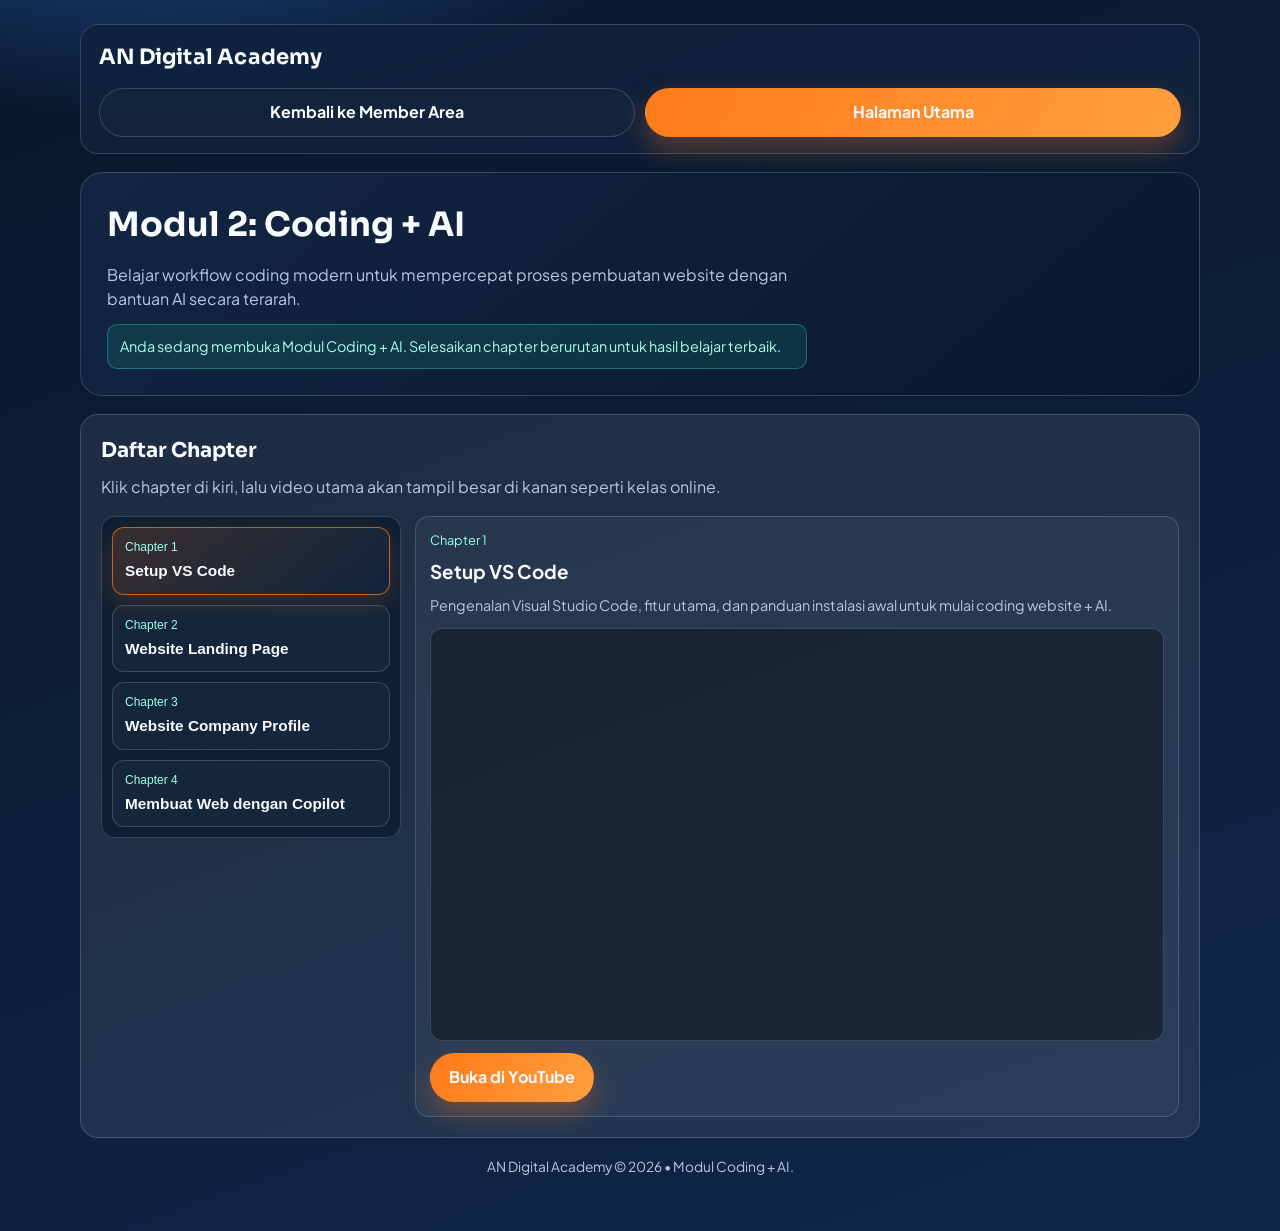
<file: modul2.html>
<!DOCTYPE html>
<html lang="id">
<head>
  <meta charset="UTF-8">
  <meta name="viewport" content="width=device-width, initial-scale=1.0">
  <title>Modul 2 - Coding + AI | AN Digital Academy</title>
  <link rel="preconnect" href="https://fonts.googleapis.com">
  <link rel="preconnect" href="https://fonts.gstatic.com" crossorigin>
  <link href="https://fonts.googleapis.com/css2?family=Plus+Jakarta+Sans:wght@400;500;700;800&family=Sora:wght@600;700&display=swap" rel="stylesheet">
  <link rel="stylesheet" href="modul.css">
</head>
<body data-module="Modul Coding + AI">
  <main class="page-shell">
    <header class="topbar reveal">
      <h1 class="brand">AN Digital Academy</h1>
      <nav class="topbar-menu">
        <a class="btn btn-ghost" href="member.html">Kembali ke Member Area</a>
        <a class="btn btn-primary" href="index.html">Halaman Utama</a>
      </nav>
    </header>

    <section class="hero reveal reveal-delay-1">
      <h2>Modul 2: Coding + AI</h2>
      <p>
        Belajar workflow coding modern untuk mempercepat proses pembuatan website dengan bantuan AI secara terarah.
      </p>
      <p id="moduleStatusInfo" class="status-line">Menyiapkan informasi modul...</p>
    </section>

    <section class="panel reveal reveal-delay-2">
      <h3>Daftar Chapter</h3>
      <p class="panel-note">Klik chapter di kiri, lalu video utama akan tampil besar di kanan seperti kelas online.</p>

      <div class="learning-layout">
        <aside class="chapter-sidebar" aria-label="Navigasi chapter Modul 2">
          <button
            type="button"
            class="chapter-nav-item is-active"
            data-chapter="Chapter 1"
            data-title="Setup VS Code"
            data-summary="Pengenalan Visual Studio Code, fitur utama, dan panduan instalasi awal untuk mulai coding website + AI."
            data-embed-url="https://www.youtube.com/embed/kQl8ugdcZCc"
            data-youtube-url="https://youtu.be/kQl8ugdcZCc?si=LDLxfwq_78BC_d_E"
          >
            <span class="chapter-nav-kicker">Chapter 1</span>
            <strong>Setup VS Code</strong>
          </button>

          <button
            type="button"
            class="chapter-nav-item"
            data-chapter="Chapter 2"
            data-title="Membuat Website Landing Page Sederhana dari Nol dengan ChatGPT"
            data-summary="Tutorial langkah demi langkah membuat landing page sederhana menggunakan ChatGPT."
            data-embed-url="https://www.youtube.com/embed/j35OCHn8lV0"
            data-youtube-url="https://youtu.be/j35OCHn8lV0"
          >
            <span class="chapter-nav-kicker">Chapter 2</span>
            <strong>Website Landing Page</strong>
          </button>

          <button
            type="button"
            class="chapter-nav-item"
            data-chapter="Chapter 3"
            data-title="Membuat Website Company Profile dengan ChatGPT"
            data-summary="Belajar membangun website company profile sederhana dengan bantuan ChatGPT."
            data-embed-url="https://www.youtube.com/embed/tAROP5WZB-g"
            data-youtube-url="https://youtu.be/tAROP5WZB-g"
          >
            <span class="chapter-nav-kicker">Chapter 3</span>
            <strong>Website Company Profile</strong>
          </button>

          <button
            type="button"
            class="chapter-nav-item"
            data-chapter="Chapter 4"
            data-title="Membuat Web dengan GitHub Copilot"
            data-summary="Praktik membuat website menggunakan GitHub Copilot untuk mempercepat proses coding dari ide sampai hasil jadi."
            data-embed-url="https://www.youtube.com/embed/jeRNJSSfXro"
            data-youtube-url="https://youtu.be/jeRNJSSfXro"
          >
            <span class="chapter-nav-kicker">Chapter 4</span>
            <strong>Membuat Web dengan Copilot</strong>
          </button>
        </aside>

        <section class="video-stage" aria-live="polite">
          <p id="activeChapterLabel" class="video-stage-kicker">Chapter 1</p>
          <h4 id="activeVideoTitle">Setup VS Code</h4>
          <p id="activeVideoSummary" class="video-stage-summary">
            Pengenalan Visual Studio Code, fitur utama, dan panduan instalasi awal untuk mulai coding website + AI.
          </p>

          <div id="videoFrameWrap" class="main-video-frame">
            <iframe
              id="moduleMainVideo"
              src="https://www.youtube.com/embed/kQl8ugdcZCc"
              title="Video Chapter Modul 2"
              loading="lazy"
              allow="accelerometer; autoplay; clipboard-write; encrypted-media; gyroscope; picture-in-picture; web-share"
              referrerpolicy="strict-origin-when-cross-origin"
              allowfullscreen
            ></iframe>
          </div>

          <p id="videoUnavailableNote" class="video-placeholder-note hidden">Video untuk chapter ini belum tersedia.</p>

          <div class="video-stage-actions">
            <a
              id="openYoutubeBtn"
              class="btn btn-primary"
              href="https://youtu.be/kQl8ugdcZCc?si=LDLxfwq_78BC_d_E"
              target="_blank"
              rel="noopener noreferrer"
            >Buka di YouTube</a>
          </div>
        </section>
      </div>
    </section>

    <footer class="page-footer reveal reveal-delay-3">
      <p>AN Digital Academy © <span data-current-year></span> • Modul Coding + AI.</p>
    </footer>
  </main>

  <script src="modul.js"></script>
</body>
</html>
</file>
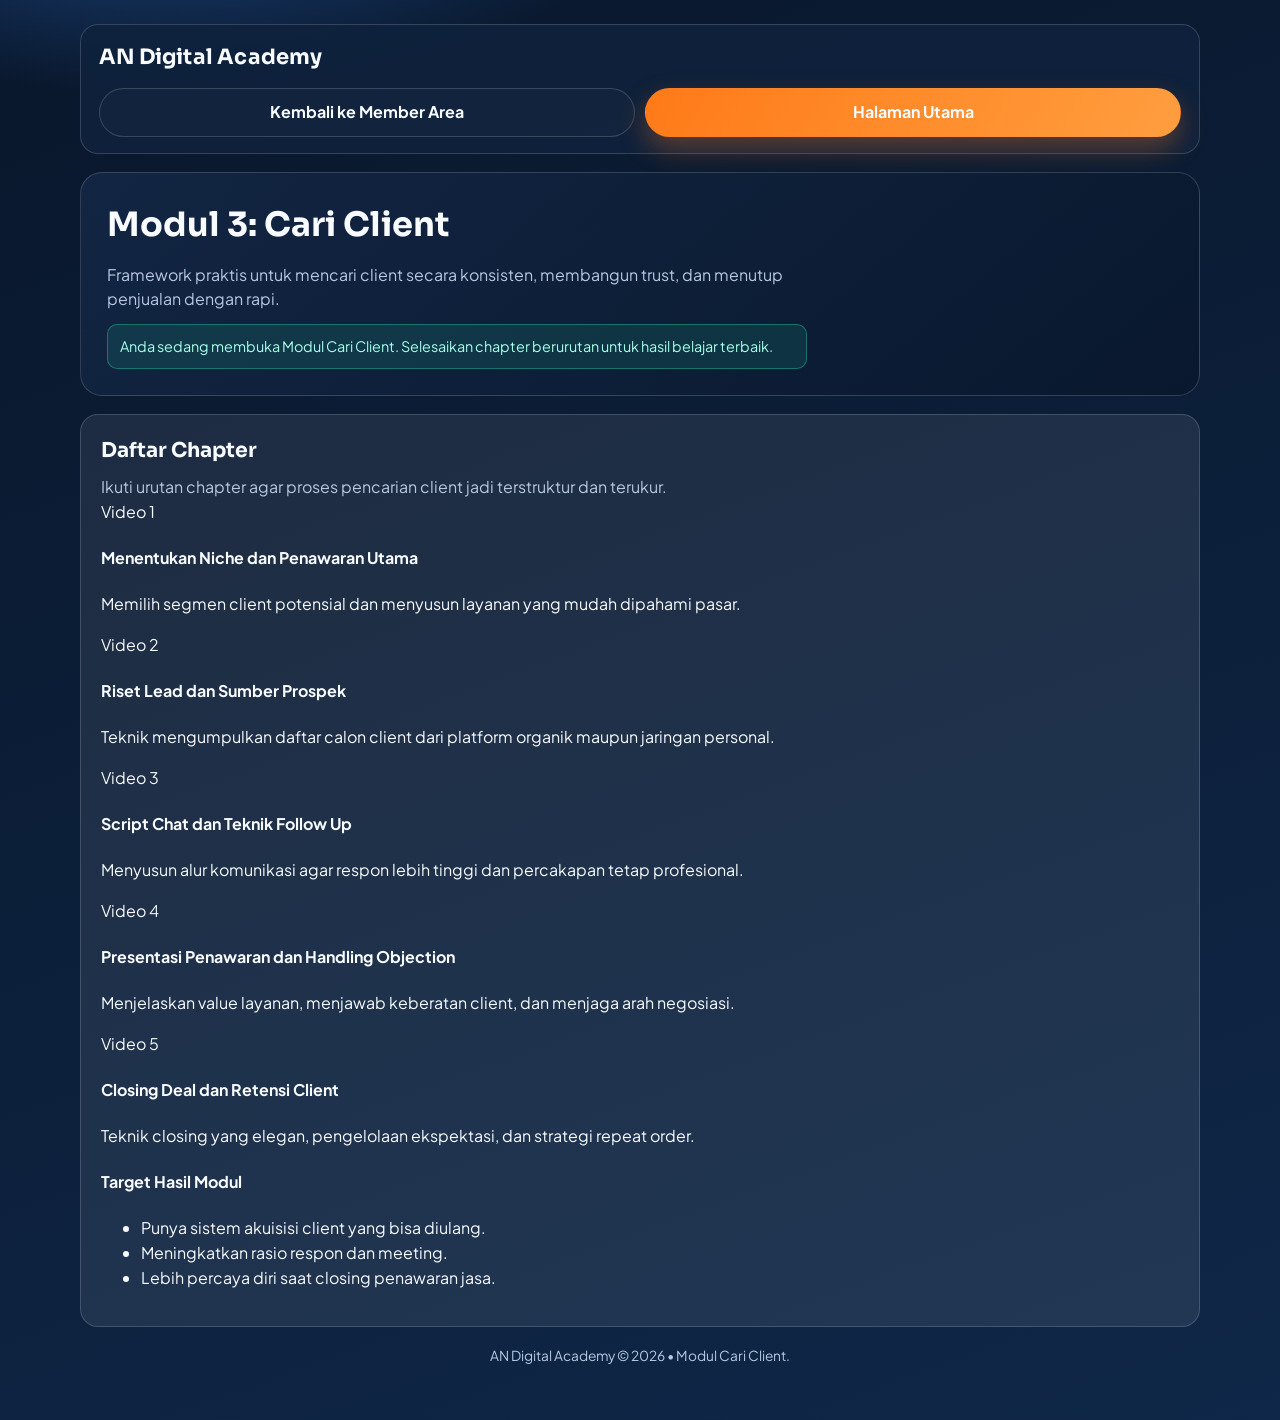
<file: modul3.html>
<!DOCTYPE html>
<html lang="id">
<head>
  <meta charset="UTF-8">
  <meta name="viewport" content="width=device-width, initial-scale=1.0">
  <title>Modul 3 - Cari Client | AN Digital Academy</title>
  <link rel="preconnect" href="https://fonts.googleapis.com">
  <link rel="preconnect" href="https://fonts.gstatic.com" crossorigin>
  <link href="https://fonts.googleapis.com/css2?family=Plus+Jakarta+Sans:wght@400;500;700;800&family=Sora:wght@600;700&display=swap" rel="stylesheet">
  <link rel="stylesheet" href="modul.css">
</head>
<body data-module="Modul Cari Client">
  <main class="page-shell">
    <header class="topbar reveal">
      <h1 class="brand">AN Digital Academy</h1>
      <nav class="topbar-menu">
        <a class="btn btn-ghost" href="member.html">Kembali ke Member Area</a>
        <a class="btn btn-primary" href="index.html">Halaman Utama</a>
      </nav>
    </header>

    <section class="hero reveal reveal-delay-1">
      <h2>Modul 3: Cari Client</h2>
      <p>
        Framework praktis untuk mencari client secara konsisten, membangun trust, dan menutup penjualan dengan rapi.
      </p>
      <p id="moduleStatusInfo" class="status-line">Menyiapkan informasi modul...</p>
    </section>

    <section class="panel reveal reveal-delay-2">
      <h3>Daftar Chapter</h3>
      <p class="panel-note">Ikuti urutan chapter agar proses pencarian client jadi terstruktur dan terukur.</p>

      <div class="chapter-layout">
        <div class="chapter-list">
          <article class="chapter-item">
            <span class="chapter-index">Video 1</span>
            <h4>Menentukan Niche dan Penawaran Utama</h4>
            <p>Memilih segmen client potensial dan menyusun layanan yang mudah dipahami pasar.</p>
          </article>

          <article class="chapter-item">
            <span class="chapter-index">Video 2</span>
            <h4>Riset Lead dan Sumber Prospek</h4>
            <p>Teknik mengumpulkan daftar calon client dari platform organik maupun jaringan personal.</p>
          </article>

          <article class="chapter-item">
            <span class="chapter-index">Video 3</span>
            <h4>Script Chat dan Teknik Follow Up</h4>
            <p>Menyusun alur komunikasi agar respon lebih tinggi dan percakapan tetap profesional.</p>
          </article>

          <article class="chapter-item">
            <span class="chapter-index">Video 4</span>
            <h4>Presentasi Penawaran dan Handling Objection</h4>
            <p>Menjelaskan value layanan, menjawab keberatan client, dan menjaga arah negosiasi.</p>
          </article>

          <article class="chapter-item">
            <span class="chapter-index">Video 5</span>
            <h4>Closing Deal dan Retensi Client</h4>
            <p>Teknik closing yang elegan, pengelolaan ekspektasi, dan strategi repeat order.</p>
          </article>
        </div>

        <aside class="detail-aside">
          <h4>Target Hasil Modul</h4>
          <ul>
            <li>Punya sistem akuisisi client yang bisa diulang.</li>
            <li>Meningkatkan rasio respon dan meeting.</li>
            <li>Lebih percaya diri saat closing penawaran jasa.</li>
          </ul>
        </aside>
      </div>
    </section>

    <footer class="page-footer reveal reveal-delay-3">
      <p>AN Digital Academy © <span data-current-year></span> • Modul Cari Client.</p>
    </footer>
  </main>

  <script src="modul.js"></script>
</body>
</html>
</file>
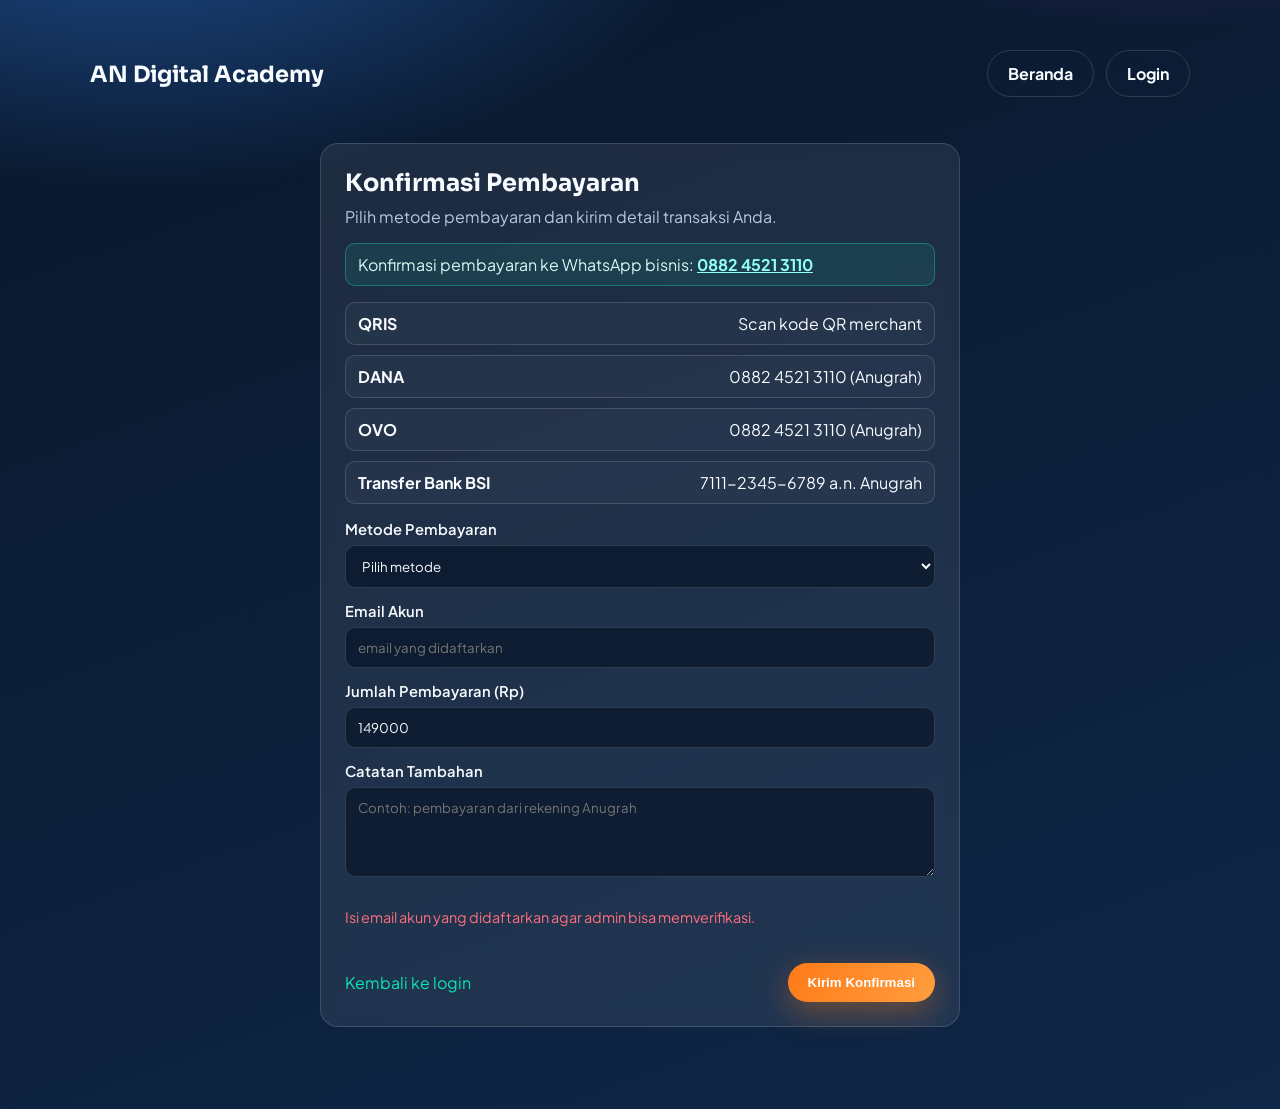
<file: payment.html>
<!DOCTYPE html>
<html lang="id">
<head>
  <meta charset="UTF-8">
  <meta name="viewport" content="width=device-width, initial-scale=1.0">
  <title>Konfirmasi Pembayaran - AN Digital Academy</title>
  <link rel="preconnect" href="https://fonts.googleapis.com">
  <link rel="preconnect" href="https://fonts.gstatic.com" crossorigin>
  <link href="https://fonts.googleapis.com/css2?family=Plus+Jakarta+Sans:wght@400;500;700;800&family=Sora:wght@600;700&display=swap" rel="stylesheet">
  <link rel="stylesheet" href="style.css">
</head>
<body>
  <div class="page-shell">
    <header class="site-header container">
      <h1 class="brand">AN Digital Academy</h1>
      <nav class="nav-actions">
        <a href="index.html" class="btn btn-outline">Beranda</a>
        <a href="login.html" class="btn btn-outline">Login</a>
      </nav>
    </header>

    <section class="panel">
      <h2>Konfirmasi Pembayaran</h2>
      <p class="muted">Pilih metode pembayaran dan kirim detail transaksi Anda.</p>
      <p class="business-contact">
        Konfirmasi pembayaran ke WhatsApp bisnis:
        <a href="https://wa.me/6288245213110" target="_blank" rel="noopener noreferrer">0882 4521 3110</a>
      </p>

      <div id="qrisBox" class="qris-box" hidden>
        <h3>Kode QRIS</h3>
        <p class="muted">Silakan scan QR di bawah ini untuk melakukan pembayaran.</p>
        <img
          id="qrisImage"
          src="assets/img/Qris.jpeg"
          alt="Kode QR pembayaran QRIS"
          class="qris-image"
        >
        <p id="qrisImageError" class="status error" hidden>
          Gambar QRIS gagal dimuat. Silakan refresh halaman atau hubungi admin.
        </p>
      </div>

      <div class="method-list">
        <div class="method-item"><strong>QRIS</strong><span>Scan kode QR merchant</span></div>
        <div class="method-item"><strong>DANA</strong><span>0882 4521 3110 (Anugrah)</span></div>
        <div class="method-item"><strong>OVO</strong><span>0882 4521 3110 (Anugrah)</span></div>
        <div class="method-item"><strong>Transfer Bank BSI</strong><span>7111-2345-6789 a.n. Anugrah</span></div>
      </div>

      <form id="paymentForm" class="form-grid">
        <label for="paymentMethod">Metode Pembayaran
          <select id="paymentMethod" name="paymentMethod" required>
            <option value="">Pilih metode</option>
            <option value="QRIS">QRIS</option>
            <option value="DANA">DANA</option>
            <option value="OVO">OVO</option>
            <option value="Transfer Bank BSI">Transfer Bank BSI</option>
          </select>
        </label>

        <label for="payerEmail">Email Akun
          <input id="payerEmail" name="payerEmail" type="email" placeholder="email yang didaftarkan" required>
        </label>

        <label for="amount">Jumlah Pembayaran (Rp)
          <input id="amount" name="amount" type="number" min="1000" value="149000" required>
        </label>

        <label for="notes">Catatan Tambahan
          <textarea id="notes" name="notes" placeholder="Contoh: pembayaran dari rekening Anugrah"></textarea>
        </label>

        <p id="paymentStatus" class="status"></p>

        <div class="form-footer">
          <a href="login.html" class="text-link">Kembali ke login</a>
          <button type="submit" class="btn btn-primary">Kirim Konfirmasi</button>
        </div>
      </form>
    </section>
  </div>

  <script src="app.js"></script>
</body>
</html>
</file>
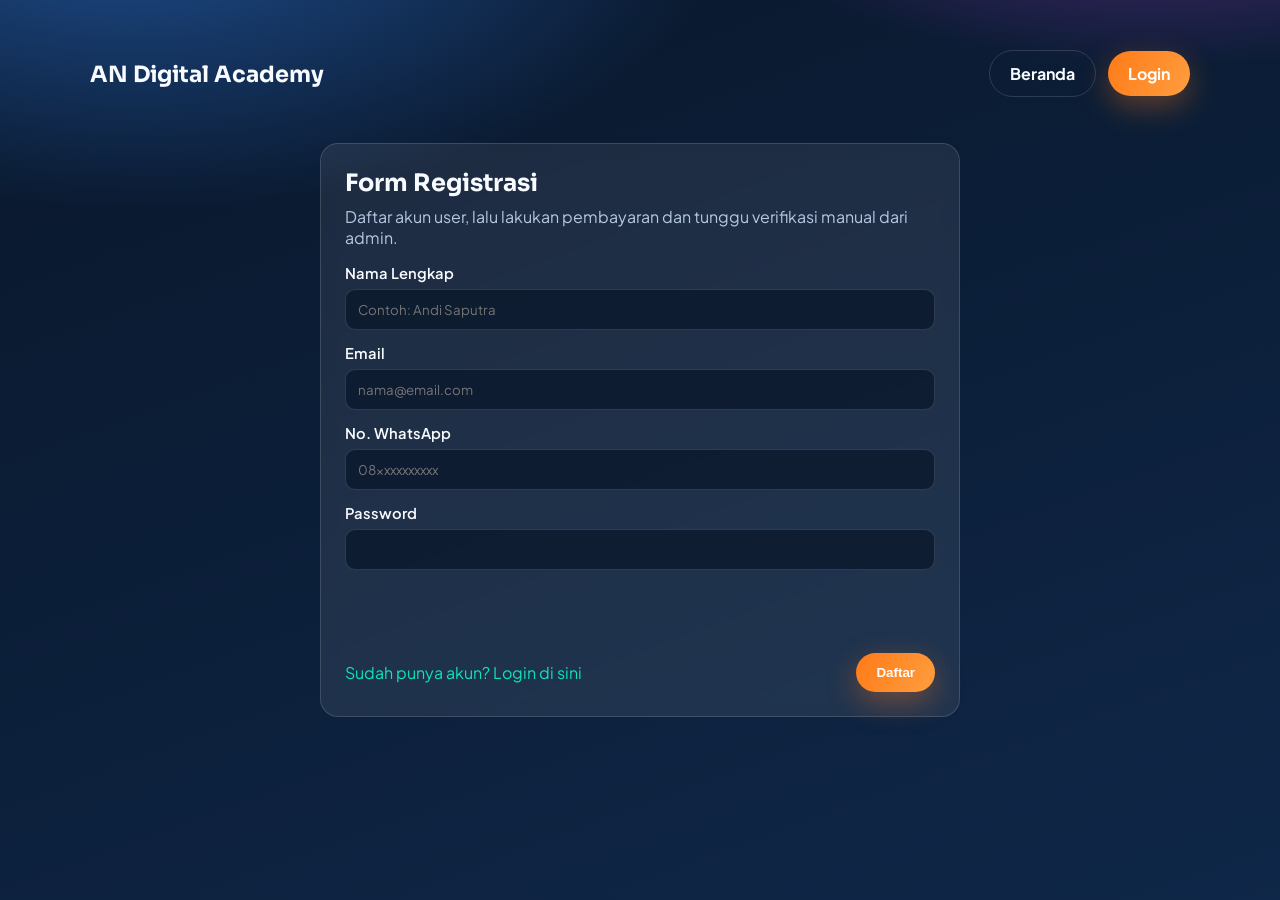
<file: register.html>
<!DOCTYPE html>
<html lang="id">
<head>
	<meta charset="UTF-8">
	<meta name="viewport" content="width=device-width, initial-scale=1.0">
	<title>Registrasi - AN Digital Academy</title>
	<link rel="preconnect" href="https://fonts.googleapis.com">
	<link rel="preconnect" href="https://fonts.gstatic.com" crossorigin>
	<link href="https://fonts.googleapis.com/css2?family=Plus+Jakarta+Sans:wght@400;500;700;800&family=Sora:wght@600;700&display=swap" rel="stylesheet">
	<link rel="stylesheet" href="style.css">
</head>
<body>
	<div class="page-shell">
		<header class="site-header container">
			<h1 class="brand">AN Digital Academy</h1>
			<nav class="nav-actions">
				<a href="index.html" class="btn btn-outline">Beranda</a>
				<a href="login.html" class="btn btn-primary">Login</a>
			</nav>
		</header>

		<section class="panel">
			<h2>Form Registrasi</h2>
			<p class="muted">Daftar akun user, lalu lakukan pembayaran dan tunggu verifikasi manual dari admin.</p>

			<form id="registerForm" class="form-grid">
				<label for="name">Nama Lengkap
					<input id="name" name="name" type="text" placeholder="Contoh: Andi Saputra" required>
				</label>

				<label for="email">Email
					<input id="email" name="email" type="email" placeholder="nama@email.com" required>
				</label>

				<label for="phone">No. WhatsApp
					<input id="phone" name="phone" type="tel" placeholder="08xxxxxxxxxx" required>
				</label>

				<label for="password">Password
					<input id="password" name="password" type="password" minlength="6" required>
				</label>

				<p id="registerStatus" class="status"></p>

				<div class="form-footer">
					<a href="login.html" class="text-link">Sudah punya akun? Login di sini</a>
					<button type="submit" class="btn btn-primary">Daftar</button>
				</div>
			</form>
		</section>
	</div>

	<script src="app.js"></script>
</body>
</html>
</file>
<file: style.css>
:root {
  --bg-1: #09172b;
  --bg-2: #0f2748;
  --bg-card: rgba(255, 255, 255, 0.08);
  --text-main: #f8fbff;
  --text-soft: #b7c8e2;
  --line: rgba(255, 255, 255, 0.14);
  --primary: #ff7a18;
  --primary-dark: #dd6208;
  --accent: #0fe3ba;
  --danger: #ff6f7d;
}

* {
  box-sizing: border-box;
}

body {
  margin: 0;
  font-family: "Plus Jakarta Sans", sans-serif;
  color: var(--text-main);
  background:
    radial-gradient(1000px 500px at 10% -10%, #1f4f91 0%, transparent 60%),
    radial-gradient(900px 450px at 90% -20%, #6a2f8f 0%, transparent 55%),
    linear-gradient(160deg, var(--bg-1), var(--bg-2));
  min-height: 100vh;
  position: relative;
  overflow-x: hidden;
}

h1,
h2,
h3 {
  font-family: "Sora", sans-serif;
  margin-top: 0;
}

a {
  color: inherit;
}

.container {
  width: min(1100px, 92%);
  margin: 0 auto;
}

.bg-glow {
  position: fixed;
  border-radius: 50%;
  filter: blur(100px);
  opacity: 0.25;
  pointer-events: none;
  z-index: -1;
}

.bg-glow-left {
  width: 220px;
  height: 220px;
  background: #4bc7ff;
  top: 12%;
  left: -80px;
}

.bg-glow-right {
  width: 260px;
  height: 260px;
  background: #ff8a3c;
  top: 40%;
  right: -100px;
}

.site-header {
  padding: 24px 0;
  display: flex;
  justify-content: space-between;
  align-items: center;
  gap: 20px;
}

.brand {
  margin: 0;
  font-size: 1.4rem;
}

.nav-actions,
.hero-actions {
  display: flex;
  align-items: center;
  gap: 12px;
  flex-wrap: wrap;
}

.nav-actions {
  justify-content: flex-end;
}

.nav-actions .text-link,
.hero-actions .text-link {
  font-weight: 600;
  display: inline-flex;
  align-items: center;
  justify-content: center;
}

.hero-actions {
  justify-content: center;
  margin-top: 4px;
}

.hero .hero-actions {
  width: min(560px, 100%);
  margin: 10px auto 0;
}

.hero-actions .btn {
  min-width: 210px;
}

.hero .hero-actions .text-link {
  padding: 10px 2px;
  line-height: 1.2;
}

.home-header {
  justify-content: center;
  padding: 28px 0 8px;
}

.home-header .brand {
  text-align: center;
}

.hero-main {
  padding-top: 52px;
}

.hero-main h2 {
  max-width: 860px;
  margin-left: auto;
  margin-right: auto;
}

.hero-main p {
  max-width: 760px;
}

.btn {
  border: none;
  border-radius: 999px;
  padding: 12px 20px;
  text-decoration: none;
  display: inline-flex;
  align-items: center;
  justify-content: center;
  font-weight: 700;
  transition: 0.25s ease;
  cursor: pointer;
}

.btn-primary {
  background: linear-gradient(120deg, var(--primary), #ff9e3f);
  color: #fff;
  box-shadow: 0 10px 30px rgba(255, 122, 24, 0.35);
}

.btn-primary:hover {
  transform: translateY(-2px);
  background: linear-gradient(120deg, var(--primary-dark), #f18924);
}

.btn-outline {
  background: transparent;
  color: var(--text-main);
  border: 1px solid var(--line);
}

.btn-outline:hover {
  border-color: var(--accent);
  color: var(--accent);
}

.hero {
  text-align: center;
  padding: 72px 0 46px;
}

.pill {
  border: 1px solid rgba(255, 255, 255, 0.24);
  border-radius: 999px;
  padding: 8px 16px;
  font-size: 0.86rem;
  display: inline-block;
  margin-bottom: 20px;
  color: #d2e5ff;
}

.hero h2 {
  font-size: clamp(1.9rem, 4vw, 3.2rem);
  line-height: 1.2;
  margin-bottom: 14px;
}

.hero p {
  max-width: 680px;
  margin: 0 auto;
  color: var(--text-soft);
}

.hero-proof {
  margin: 18px auto 0;
  display: flex;
  gap: 10px;
  justify-content: center;
  flex-wrap: wrap;
}

.hero-proof span {
  border: 1px solid var(--line);
  border-radius: 999px;
  padding: 7px 12px;
  font-size: 0.8rem;
  color: #d8e6fb;
  background: rgba(255, 255, 255, 0.04);
}

.hero-note {
  margin-top: 14px;
  font-size: 0.86rem;
  color: #d5e8ff;
}

.slot-alert {
  margin: 0 auto 6px;
  max-width: 760px;
  border: 1px solid rgba(255, 122, 24, 0.45);
  background: rgba(255, 122, 24, 0.12);
  color: #ffe7d4;
  border-radius: 12px;
  padding: 10px 14px;
  font-size: 0.88rem;
}

.stats-strip {
  margin-top: 8px;
  display: grid;
  grid-template-columns: repeat(4, minmax(0, 1fr));
  gap: 10px;
}

.stat-item {
  border: 1px solid var(--line);
  border-radius: 14px;
  padding: 14px;
  text-align: center;
  background: rgba(255, 255, 255, 0.05);
}

.stat-item strong {
  display: block;
  font-size: 1.3rem;
  color: #ffffff;
}

.stat-item span {
  color: var(--text-soft);
  font-size: 0.8rem;
}

.visual-spotlight {
  display: grid;
  grid-template-columns: 1.2fr 1fr;
  gap: 16px;
  align-items: center;
}

.spotlight-copy p {
  color: var(--text-soft);
  line-height: 1.7;
}

.workflow-mockup {
  border: 1px solid rgba(255, 255, 255, 0.2);
  border-radius: 16px;
  padding: 12px;
  background: linear-gradient(150deg, rgba(11, 24, 46, 0.95), rgba(22, 44, 77, 0.7));
}

.workflow-header {
  display: flex;
  align-items: center;
  justify-content: space-between;
  gap: 8px;
  margin-bottom: 10px;
}

.workflow-header span {
  font-size: 0.78rem;
  color: #e9f3ff;
}

.workflow-status {
  border: 1px solid rgba(15, 227, 186, 0.5);
  border-radius: 999px;
  padding: 3px 9px;
  background: rgba(15, 227, 186, 0.12);
  color: #95ffee;
}

.workflow-steps {
  display: grid;
  grid-template-columns: repeat(2, minmax(0, 1fr));
  gap: 8px;
  margin-bottom: 10px;
}

.workflow-step {
  padding: 9px;
  border-radius: 10px;
  background: rgba(255, 255, 255, 0.05);
  border: 1px solid rgba(255, 255, 255, 0.18);
  display: grid;
  gap: 2px;
}

.workflow-step strong {
  font-size: 0.8rem;
  color: #ffffff;
}

.workflow-step small {
  font-size: 0.68rem;
  color: #bdd2ee;
}

.workflow-step.active {
  border-color: rgba(15, 227, 186, 0.45);
  background: rgba(15, 227, 186, 0.12);
}

.workflow-kpi {
  display: grid;
  grid-template-columns: repeat(2, minmax(0, 1fr));
  gap: 8px;
  margin-bottom: 10px;
}

.workflow-kpi article {
  border-radius: 9px;
  padding: 8px;
  background: rgba(255, 122, 24, 0.12);
  border: 1px solid rgba(255, 122, 24, 0.35);
  display: grid;
  gap: 2px;
}

.workflow-kpi span {
  font-size: 0.66rem;
  color: #ffdcbf;
}

.workflow-kpi strong {
  font-size: 0.95rem;
  color: #fff;
}

.workflow-progress span {
  display: block;
  font-size: 0.7rem;
  color: #c6daf4;
  margin-bottom: 5px;
}

.progress-track {
  height: 8px;
  width: 100%;
  border-radius: 9px;
  overflow: hidden;
  background: rgba(255, 255, 255, 0.16);
}

.progress-track i {
  display: block;
  height: 100%;
  width: 72%;
  background: linear-gradient(120deg, var(--primary), #ffb067);
  border-radius: 999px;
}

.price-box {
  display: inline-flex;
  align-items: center;
  gap: 14px;
  margin: 28px 0;
  padding: 12px 18px;
  border-radius: 14px;
  background: rgba(8, 20, 38, 0.6);
  border: 1px solid var(--line);
}

.old {
  text-decoration: line-through;
  color: #9ab1d2;
}

.new {
  font-size: 1.4rem;
  font-weight: 800;
}

.tag {
  background: rgba(15, 227, 186, 0.17);
  color: var(--accent);
  padding: 5px 10px;
  border-radius: 999px;
  font-size: 0.8rem;
}

.section-grid {
  padding: 20px 0;
  display: grid;
  grid-template-columns: repeat(2, minmax(0, 1fr));
  gap: 18px;
}

.card {
  background: var(--bg-card);
  border: 1px solid var(--line);
  border-radius: 18px;
  padding: 22px;
  backdrop-filter: blur(7px);
}

.card-wide {
  margin-top: 22px;
}

.lp-pain-grid .card {
  animation: rise-in 0.55s ease both;
}

.lp-pain-grid .card:nth-child(2) {
  animation-delay: 0.12s;
}

.feature-list {
  margin: 0;
  padding-left: 18px;
  color: var(--text-soft);
  line-height: 1.8;
}

.offer-stack h3,
.closing-frame h3,
.guarantee-box h3 {
  margin-bottom: 14px;
}

.stack-grid {
  display: grid;
  grid-template-columns: repeat(2, minmax(0, 1fr));
  gap: 12px;
}

.stack-item {
  border: 1px solid var(--line);
  background: rgba(255, 255, 255, 0.03);
  border-radius: 12px;
  padding: 14px;
  display: grid;
  gap: 7px;
}

.stack-item strong {
  font-size: 0.96rem;
}

.stack-item span {
  color: var(--text-soft);
  font-size: 0.88rem;
}

.roadmap-box {
  border-color: rgba(255, 255, 255, 0.2);
}

.roadmap-track {
  margin-top: 8px;
  display: grid;
  grid-template-columns: repeat(4, minmax(0, 1fr));
  gap: 12px;
}

.roadmap-step {
  border: 1px solid var(--line);
  border-radius: 12px;
  padding: 12px;
  background: rgba(255, 255, 255, 0.03);
}

.step-dot {
  width: 28px;
  height: 28px;
  border-radius: 50%;
  display: inline-flex;
  align-items: center;
  justify-content: center;
  background: linear-gradient(120deg, var(--primary), #ff9e3f);
  color: #fff;
  font-weight: 800;
  font-size: 0.82rem;
  margin-bottom: 8px;
}

.roadmap-step h4 {
  margin: 0 0 6px;
  font-size: 0.92rem;
}

.roadmap-step p {
  margin: 0;
  color: var(--text-soft);
  font-size: 0.84rem;
  line-height: 1.55;
}

.income-proof {
  border-color: rgba(255, 193, 94, 0.36);
  background:
    radial-gradient(720px 260px at 0% 0%, rgba(255, 122, 24, 0.2), transparent 58%),
    radial-gradient(640px 260px at 100% 0%, rgba(15, 227, 186, 0.14), transparent 62%),
    rgba(255, 255, 255, 0.04);
}

.income-proof-head {
  text-align: center;
}

.income-kicker {
  display: inline-flex;
  padding: 5px 12px;
  border-radius: 999px;
  border: 1px solid rgba(255, 186, 101, 0.5);
  background: rgba(255, 122, 24, 0.15);
  color: #ffe6c7;
  font-size: 0.75rem;
  font-weight: 700;
}

.income-proof-head h3 {
  margin: 10px 0 8px;
}

.income-headline {
  margin: 0 auto;
  max-width: 760px;
  color: #fff3df;
  font-size: 1rem;
  line-height: 1.65;
  font-weight: 700;
}

.income-hooks {
  margin: 10px auto 0;
  display: flex;
  gap: 8px;
  justify-content: center;
  flex-wrap: wrap;
  max-width: 900px;
}

.income-hooks span {
  border: 1px solid rgba(255, 255, 255, 0.24);
  border-radius: 999px;
  padding: 6px 12px;
  font-size: 0.77rem;
  color: #e7f2ff;
  background: rgba(9, 23, 43, 0.52);
}

.income-proof-head p {
  margin: 0 auto;
  max-width: 780px;
  color: var(--text-soft);
  line-height: 1.7;
}

.income-block {
  margin-top: 16px;
}

.income-block h4 {
  margin: 0 0 10px;
  font-size: 1.02rem;
  color: #f7fbff;
}

.income-gallery {
  display: grid;
  gap: 12px;
}

.monthly-gallery {
  grid-template-columns: repeat(3, minmax(0, 1fr));
}

.transaction-gallery {
  grid-template-columns: repeat(4, minmax(0, 1fr));
}

.income-shot {
  margin: 0;
  border: 1px solid var(--line);
  border-radius: 14px;
  overflow: hidden;
  background: rgba(255, 255, 255, 0.04);
  display: grid;
  grid-template-rows: auto 1fr;
  transition: transform 0.22s ease, border-color 0.22s ease, box-shadow 0.22s ease;
}

.income-shot:hover {
  transform: translateY(-3px);
  border-color: rgba(255, 255, 255, 0.36);
  box-shadow: 0 14px 28px rgba(4, 10, 22, 0.35);
}

.income-shot img {
  width: 100%;
  height: 100%;
  max-height: 340px;
  object-fit: cover;
  display: block;
}

.income-shot figcaption {
  margin: 0;
  padding: 9px 10px;
  font-size: 0.79rem;
  line-height: 1.5;
  color: #d6e7fb;
  border-top: 1px solid rgba(255, 255, 255, 0.14);
  background: rgba(9, 23, 43, 0.5);
}

.income-note {
  margin: 16px 0 0;
  text-align: center;
  color: #e1eeff;
  line-height: 1.65;
}

.testimonials {
  text-align: center;
}

.testimonials-head p {
  margin: 0;
  color: var(--text-soft);
}

.quote-grid {
  display: grid;
  grid-template-columns: repeat(3, minmax(0, 1fr));
  gap: 14px;
  margin-top: 18px;
}

.testimonial-card {
  margin: 0;
  padding: 14px;
  border-radius: 14px;
  background: rgba(255, 255, 255, 0.05);
  border: 1px solid var(--line);
  color: #d8e8ff;
  text-align: left;
  display: grid;
  gap: 10px;
  transition: transform 0.22s ease, border-color 0.22s ease, background 0.22s ease;
}

.testimonial-card:hover {
  transform: translateY(-4px);
  border-color: rgba(255, 255, 255, 0.32);
  background: rgba(255, 255, 255, 0.09);
}

.testimonial-card.featured {
  border-color: rgba(15, 227, 186, 0.45);
  background: linear-gradient(145deg, rgba(15, 227, 186, 0.15), rgba(255, 255, 255, 0.05));
}

.testimonial-top {
  display: flex;
  justify-content: space-between;
  align-items: center;
  gap: 8px;
  flex-wrap: wrap;
}

.rating {
  color: #ffd978;
  letter-spacing: 1px;
  font-size: 0.9rem;
}

.result-tag {
  border: 1px solid rgba(255, 255, 255, 0.24);
  border-radius: 999px;
  padding: 4px 10px;
  font-size: 0.72rem;
  color: #e8f4ff;
  background: rgba(9, 23, 43, 0.5);
}

.testimonial-card blockquote {
  margin: 0;
  padding: 0;
  border-radius: 0;
  background: transparent;
  color: #e3f0ff;
  font-style: italic;
  line-height: 1.7;
  font-size: 0.9rem;
}

.testimonial-user {
  display: grid;
  gap: 2px;
  padding-top: 6px;
  border-top: 1px dashed rgba(255, 255, 255, 0.16);
}

.testimonial-user strong {
  font-size: 0.88rem;
  color: #ffffff;
}

.testimonial-user span {
  font-size: 0.78rem;
  color: #b9ceea;
}

.closing-grid {
  display: grid;
  grid-template-columns: repeat(3, minmax(0, 1fr));
  gap: 12px;
}

.closing-grid div {
  border: 1px solid var(--line);
  border-radius: 12px;
  padding: 14px;
  background: rgba(255, 255, 255, 0.03);
}

.closing-grid h4 {
  margin: 0 0 8px;
  font-size: 0.95rem;
}

.closing-grid p {
  margin: 0;
  color: var(--text-soft);
  font-size: 0.87rem;
  line-height: 1.6;
}

.closing-note {
  margin: 14px 0 0;
  color: #d7eaff;
}

.guarantee-box {
  border-color: rgba(15, 227, 186, 0.38);
  background: linear-gradient(135deg, rgba(15, 227, 186, 0.09), rgba(255, 255, 255, 0.05));
}

.guarantee-box p {
  margin: 0;
  color: #e3efff;
  line-height: 1.7;
}

.compare-box {
  border-color: rgba(15, 227, 186, 0.34);
}

.compare-grid {
  display: grid;
  grid-template-columns: 1fr 1fr;
  gap: 12px;
}

.compare-side {
  border: 1px solid var(--line);
  border-radius: 12px;
  padding: 14px;
}

.compare-side h4 {
  margin: 0 0 8px;
}

.compare-side ul {
  margin: 0;
  padding-left: 18px;
  color: var(--text-soft);
  line-height: 1.7;
}

.compare-side.before {
  background: rgba(255, 111, 125, 0.08);
  border-color: rgba(255, 111, 125, 0.4);
}

.compare-side.after {
  background: rgba(15, 227, 186, 0.08);
  border-color: rgba(15, 227, 186, 0.4);
}

.cta {
  text-align: center;
  margin: 28px auto 70px;
  padding: 36px 20px;
  border: 1px solid rgba(255, 122, 24, 0.45);
  border-radius: 20px;
  background: linear-gradient(130deg, rgba(255, 122, 24, 0.18), rgba(15, 227, 186, 0.14));
}

.cta p {
  color: #e8f2ff;
}

.cta .hero-actions {
  margin-top: 16px;
}

.urgency-bar {
  margin: 16px auto 0;
  display: flex;
  gap: 10px;
  justify-content: center;
  flex-wrap: wrap;
}

.urgency-bar span {
  font-size: 0.82rem;
  border-radius: 999px;
  padding: 7px 12px;
  border: 1px solid rgba(255, 255, 255, 0.25);
  background: rgba(6, 18, 35, 0.35);
}

.page-shell {
  padding: 26px 0 60px;
}

.panel {
  width: min(640px, 92%);
  margin: 22px auto;
  background: var(--bg-card);
  border: 1px solid var(--line);
  border-radius: 18px;
  padding: 24px;
  backdrop-filter: blur(7px);
}

.download-module-panel {
  border-color: rgba(15, 227, 186, 0.38);
  background: linear-gradient(135deg, rgba(15, 227, 186, 0.1), rgba(255, 255, 255, 0.05));
}

.download-module-btn {
  margin-top: 8px;
}


.learning-resources-panel {
  border-color: rgba(255, 122, 24, 0.4);
  background: linear-gradient(135deg, rgba(255, 122, 24, 0.12), rgba(255, 255, 255, 0.05));
}

.learning-grid {
  margin-top: 12px;
  display: grid;
  grid-template-columns: repeat(2, minmax(0, 1fr));
  gap: 10px;
}

.learning-item {
  text-decoration: none;
  border: 1px solid var(--line);
  border-radius: 12px;
  padding: 12px;
  background: rgba(255, 255, 255, 0.04);
  display: grid;
  gap: 4px;
  transition: transform 0.2s ease, border-color 0.2s ease, background 0.2s ease;
}

.learning-item strong {
  color: #ffffff;
  font-size: 0.95rem;
}

.learning-item span {
  color: var(--text-soft);
  font-size: 0.82rem;
}

.learning-item:hover {
  transform: translateY(-2px);
  border-color: var(--accent);
  background: rgba(15, 227, 186, 0.1);
}

.panel h2 {
  margin-bottom: 8px;
}

.muted {
  color: var(--text-soft);
  margin-top: 0;
}

.form-grid {
  margin-top: 16px;
  display: grid;
  gap: 14px;
}

label {
  font-weight: 600;
  font-size: 0.92rem;
}

input,
select,
textarea {
  width: 100%;
  margin-top: 7px;
  border: 1px solid var(--line);
  background: rgba(11, 24, 44, 0.8);
  color: var(--text-main);
  border-radius: 10px;
  padding: 11px 12px;
  font-family: inherit;
}

textarea {
  resize: vertical;
  min-height: 90px;
}

.form-footer {
  display: flex;
  justify-content: space-between;
  align-items: center;
  gap: 10px;
  flex-wrap: wrap;
  margin-top: 8px;
}

.text-link {
  color: var(--accent);
  text-decoration: none;
}

.text-link:hover {
  text-decoration: underline;
}

.status {
  min-height: 18px;
  color: #cde7ff;
  font-size: 0.9rem;
}

.status.error {
  color: var(--danger);
}

.status.success {
  color: var(--accent);
}

.method-list {
  display: grid;
  gap: 10px;
  margin-bottom: 16px;
}

.method-item {
  display: flex;
  align-items: center;
  justify-content: space-between;
  padding: 10px 12px;
  border: 1px solid var(--line);
  border-radius: 10px;
  background: rgba(255, 255, 255, 0.03);
}

.business-contact {
  border: 1px solid rgba(15, 227, 186, 0.35);
  border-radius: 10px;
  background: rgba(15, 227, 186, 0.09);
  padding: 10px 12px;
  color: #d8f9f2;
}

.business-contact a {
  color: #8ffff2;
  font-weight: 700;
}

.business-contact a:hover {
  text-decoration: underline;
}

.qris-box {
  margin: 14px 0 18px;
  padding: 14px;
  border: 1px solid var(--line);
  border-radius: 14px;
  background: rgba(255, 255, 255, 0.04);
  text-align: center;
}

.qris-box h3 {
  margin-bottom: 6px;
}

.qris-image {
  width: min(260px, 100%);
  border-radius: 10px;
  border: 1px solid var(--line);
  background: #fff;
  padding: 8px;
}

.table-wrap {
  overflow: auto;
}

table {
  width: 100%;
  border-collapse: collapse;
  min-width: 550px;
}

th,
td {
  border-bottom: 1px solid var(--line);
  text-align: left;
  padding: 10px 8px;
  font-size: 0.9rem;
}

th {
  color: #d2e7ff;
}

.admin-header {
  display: flex;
  justify-content: space-between;
  align-items: center;
  gap: 12px;
  flex-wrap: wrap;
}

.verify-btn {
  padding: 8px 12px;
  font-size: 0.82rem;
}

.admin-form-grid {
  margin-top: 12px;
}

.table-actions {
  display: flex;
  gap: 8px;
  flex-wrap: wrap;
}

.table-actions .btn {
  padding: 7px 11px;
  font-size: 0.8rem;
}

.class-grid {
  display: grid;
  grid-template-columns: repeat(2, minmax(0, 1fr));
  gap: 12px;
  margin-top: 12px;
}

.class-card {
  border: 1px solid var(--line);
  border-radius: 12px;
  padding: 14px;
  background: rgba(255, 255, 255, 0.03);
  display: grid;
  gap: 9px;
}

.class-card h4 {
  margin: 0;
  font-size: 0.98rem;
}

.class-card p {
  margin: 0;
  color: var(--text-soft);
  font-size: 0.88rem;
}

.class-card .btn {
  width: fit-content;
  padding: 8px 13px;
  font-size: 0.8rem;
}

.class-badge {
  display: inline-flex;
  width: fit-content;
  padding: 4px 10px;
  border-radius: 999px;
  font-size: 0.76rem;
  color: var(--accent);
  border: 1px solid rgba(15, 227, 186, 0.45);
  background: rgba(15, 227, 186, 0.12);
}

@keyframes rise-in {
  from {
    opacity: 0;
    transform: translateY(10px);
  }
  to {
    opacity: 1;
    transform: translateY(0);
  }
}

@media (max-width: 900px) {
  .section-grid,
  .quote-grid,
  .stack-grid,
  .closing-grid,
  .stats-strip,
  .roadmap-track,
  .compare-grid,
  .visual-spotlight {
    grid-template-columns: 1fr;
  }

  .monthly-gallery,
  .transaction-gallery {
    grid-template-columns: repeat(2, minmax(0, 1fr));
  }

  .site-header {
    flex-direction: column;
    align-items: stretch;
    gap: 12px;
  }

  .home-header {
    align-items: center;
    padding-top: 18px;
  }

  .nav-actions,
  .hero-actions {
    width: 100%;
  }

  .nav-actions {
    display: grid;
    grid-template-columns: repeat(2, minmax(0, 1fr));
  }

  .nav-actions .text-link,
  .hero-actions .text-link {
    width: 100%;
    min-height: 42px;
  }

  .hero-actions {
    display: grid;
    grid-template-columns: 1fr;
  }

  .nav-actions .btn,
  .hero-actions .btn {
    width: 100%;
    min-width: 0;
  }

  .class-grid {
    grid-template-columns: 1fr;
  }

  .learning-grid {
    grid-template-columns: repeat(2, minmax(0, 1fr));
  }

  .hero {
    padding: 48px 0 30px;
  }

  .hero-main {
    padding-top: 38px;
  }

  .hero-proof {
    justify-content: flex-start;
  }

  .price-box {
    width: 100%;
    justify-content: center;
    flex-wrap: wrap;
    margin: 20px 0;
  }

  .card,
  .panel {
    padding: 18px;
  }

  .cta {
    margin-bottom: 48px;
    padding: 28px 16px;
  }

  .testimonial-top {
    flex-direction: column;
    align-items: flex-start;
  }
}

@media (max-width: 640px) {
  .container,
  .panel {
    width: min(1100px, 94%);
  }

  .site-header {
    padding: 16px 0 10px;
    gap: 10px;
  }

  .home-header {
    padding: 14px 0 6px;
  }

  .bg-glow {
    opacity: 0.18;
    filter: blur(90px);
  }

  .brand {
    font-size: 1.2rem;
  }

  .btn {
    padding: 11px 16px;
    font-size: 0.9rem;
  }

  .nav-actions {
    grid-template-columns: 1fr;
    gap: 8px;
  }

  .pill {
    font-size: 0.76rem;
    padding: 7px 12px;
    margin-bottom: 14px;
  }

  .hero {
    padding: 34px 0 24px;
  }

  .hero-main {
    padding-top: 26px;
  }

  .hero h2 {
    font-size: clamp(1.5rem, 8vw, 2rem);
    line-height: 1.25;
    margin-bottom: 10px;
  }

  .hero p,
  .hero-note {
    font-size: 0.9rem;
    line-height: 1.6;
  }

  .hero-proof span,
  .urgency-bar span,
  .result-tag {
    font-size: 0.72rem;
  }

  .hero-proof {
    justify-content: center;
    gap: 8px;
  }

  .slot-alert,
  .business-contact {
    font-size: 0.8rem;
  }

  .price-box {
    padding: 10px 12px;
    gap: 10px;
  }

  .old {
    font-size: 0.88rem;
  }

  .new {
    font-size: 1.2rem;
  }

  .stat-item {
    padding: 12px;
  }

  .stat-item strong {
    font-size: 1.15rem;
  }

  .workflow-mockup {
    padding: 10px;
  }

  .workflow-steps {
    grid-template-columns: 1fr;
  }

  .quote-grid,
  .roadmap-track,
  .stack-grid,
  .closing-grid,
  .compare-grid {
    gap: 10px;
  }

  .card,
  .panel,
  .cta {
    border-radius: 14px;
  }

  .card,
  .panel {
    padding: 16px;
  }

  .stack-item,
  .roadmap-step,
  .closing-grid div,
  .compare-side,
  .class-card,
  .stat-item {
    padding: 11px;
  }

  .cta {
    margin: 22px auto 38px;
    padding: 20px 14px;
  }

  .urgency-bar {
    gap: 8px;
  }

  .urgency-bar span {
    width: 100%;
    text-align: center;
  }

  .monthly-gallery {
    grid-template-columns: 1fr;
    gap: 10px;
  }

  .transaction-gallery {
    grid-template-columns: repeat(2, minmax(0, 1fr));
    gap: 8px;
  }

  .income-shot {
    width: 100%;
    margin: 0;
  }

  .income-shot img {
    height: 158px;
    max-height: 158px;
    object-fit: contain;
    object-position: center top;
    padding: 4px;
    background: rgba(9, 23, 43, 0.7);
  }

  .monthly-gallery .income-shot img {
    height: 200px;
    max-height: 200px;
  }

  .income-headline {
    font-size: 0.9rem;
  }

  .income-hooks {
    justify-content: flex-start;
  }

  .income-hooks span {
    font-size: 0.71rem;
    padding: 5px 9px;
  }

  .income-shot figcaption {
    font-size: 0.76rem;
    padding: 8px 9px;
  }

  .panel h2 {
    font-size: 1.25rem;
  }

  .muted {
    font-size: 0.88rem;
    line-height: 1.55;
  }

  input,
  select,
  textarea {
    font-size: 16px;
    padding: 10px 11px;
  }

  .form-footer {
    flex-direction: column;
    align-items: stretch;
  }

  .form-footer .btn {
    width: 100%;
  }

  .method-item {
    flex-direction: column;
    align-items: flex-start;
    gap: 6px;
  }

  .qris-box {
    padding: 12px;
    border-radius: 12px;
  }

  .qris-image {
    width: min(220px, 100%);
  }

  .learning-grid,
  .class-grid {
    grid-template-columns: repeat(2, minmax(0, 1fr));
  }

  .class-grid {
    grid-template-columns: 1fr;
  }

  .learning-grid {
    gap: 8px;
  }

  .learning-item {
    padding: 10px;
  }

  .learning-item strong {
    font-size: 0.9rem;
  }

  .learning-item span {
    font-size: 0.75rem;
  }

  .table-wrap {
    border: 1px solid var(--line);
    border-radius: 10px;
  }

  th,
  td {
    padding: 9px 7px;
    font-size: 0.82rem;
  }

  .testimonial-card {
    padding: 12px;
  }

  .testimonial-card blockquote {
    font-size: 0.86rem;
    line-height: 1.6;
  }

  .compare-side ul,
  .feature-list {
    line-height: 1.6;
  }
}
</file>
<file: modul.css>
:root {
  --bg-1: #09172b;
  --bg-2: #0f2748;
  --panel: rgba(255, 255, 255, 0.08);
  --panel-strong: rgba(16, 34, 61, 0.86);
  --line: rgba(255, 255, 255, 0.16);
  --text-main: #f8fbff;
  --text-soft: #b7c8e2;
  --primary: #ff7a18;
  --primary-dark: #dd6208;
  --accent: #0fe3ba;
  --danger: #ff6f7d;
  --success: #24d1a1;
}

* {
  box-sizing: border-box;
}

html,
body {
  margin: 0;
  padding: 0;
}

body {
  min-height: 100vh;
  font-family: "Plus Jakarta Sans", sans-serif;
  color: var(--text-main);
  background:
    radial-gradient(920px 440px at 12% -12%, #1f4f91 0%, transparent 60%),
    radial-gradient(820px 400px at 92% -20%, #0f6659 0%, transparent 58%),
    linear-gradient(160deg, var(--bg-1), var(--bg-2));
  line-height: 1.55;
}

a {
  color: inherit;
  text-decoration: none;
}

.page-shell {
  width: min(1120px, 94%);
  margin: 0 auto;
  padding: 24px 0 40px;
}

.topbar {
  border: 1px solid var(--line);
  border-radius: 18px;
  background: var(--panel-strong);
  padding: 16px 18px;
}

.brand {
  margin: 0;
  font-size: 1.32rem;
  font-family: "Sora", sans-serif;
  letter-spacing: 0.2px;
}

.topbar-menu {
  margin-top: 14px;
  display: grid;
  grid-template-columns: repeat(2, minmax(0, 1fr));
  gap: 10px;
}

.btn {
  display: inline-block;
  border: 1px solid var(--line);
  border-radius: 999px;
  padding: 11px 18px;
  font-weight: 700;
  text-align: center;
  transition: 0.22s ease;
}

.btn:hover {
  transform: translateY(-2px);
}

.btn-primary {
  background: linear-gradient(120deg, var(--primary), #ff9e3f);
  border-color: transparent;
  box-shadow: 0 12px 28px rgba(255, 122, 24, 0.32);
}

.btn-primary:hover {
  background: linear-gradient(120deg, var(--primary-dark), #f18924);
}

.btn-ghost {
  background: rgba(255, 255, 255, 0.02);
}

.hero {
  margin-top: 18px;
  border: 1px solid var(--line);
  border-radius: 22px;
  padding: 26px;
  background: linear-gradient(140deg, rgba(20, 40, 70, 0.85), rgba(9, 24, 45, 0.88));
}

.hero h2 {
  margin: 0;
  font-family: "Sora", sans-serif;
  font-size: clamp(1.45rem, 3.2vw, 2.1rem);
}

.hero p {
  margin: 12px 0 0;
  color: var(--text-soft);
  max-width: 700px;
}

.stat-strip {
  margin-top: 18px;
  display: grid;
  grid-template-columns: repeat(3, minmax(0, 1fr));
  gap: 10px;
}

.stat-item {
  border: 1px solid var(--line);
  border-radius: 14px;
  padding: 12px;
  background: rgba(255, 255, 255, 0.05);
}

.stat-item strong {
  display: block;
  font-size: 1.15rem;
}

.stat-item span {
  color: var(--text-soft);
  font-size: 0.84rem;
}

.panel {
  margin-top: 18px;
  border: 1px solid var(--line);
  border-radius: 18px;
  background: var(--panel);
  padding: 20px;
}

.panel h3 {
  margin: 0;
  font-size: 1.28rem;
  font-family: "Sora", sans-serif;
}

.panel-note {
  margin: 9px 0 0;
  color: var(--text-soft);
}

.module-grid {
  margin-top: 16px;
  display: grid;
  grid-template-columns: repeat(3, minmax(0, 1fr));
  gap: 14px;
}

.module-card {
  border: 1px solid var(--line);
  border-radius: 16px;
  padding: 16px;
  background: linear-gradient(150deg, rgba(13, 30, 53, 0.95), rgba(21, 48, 82, 0.7));
  position: relative;
  overflow: hidden;
}

.module-card::before {
  content: "";
  position: absolute;
  inset: auto -35% -52% auto;
  width: 180px;
  height: 180px;
  background: radial-gradient(circle at center, rgba(15, 227, 186, 0.22), transparent 68%);
  pointer-events: none;
}

.module-label {
  display: inline-block;
  border: 1px solid rgba(15, 227, 186, 0.5);
  border-radius: 999px;
  color: #9dffe9;
  background: rgba(15, 227, 186, 0.14);
  font-size: 0.75rem;
  padding: 5px 10px;
}

.module-title {
  margin: 12px 0 8px;
  font-size: 1.1rem;
  font-family: "Sora", sans-serif;
}

.module-summary {
  margin: 0;
  color: var(--text-soft);
  font-size: 0.91rem;
  min-height: 66px;
}

.module-meta {
  margin: 14px 0 0;
  color: #d6e8ff;
  font-size: 0.84rem;
}

.module-action {
  margin-top: 14px;
}

.module-action .btn {
  width: 100%;
}

.learning-layout {
  margin-top: 16px;
  display: grid;
  grid-template-columns: 300px 1fr;
  gap: 14px;
  align-items: start;
}

.chapter-sidebar {
  border: 1px solid var(--line);
  border-radius: 14px;
  background: rgba(8, 23, 43, 0.62);
  padding: 10px;
  display: grid;
  gap: 10px;
}

.chapter-nav-item {
  width: 100%;
  text-align: left;
  border: 1px solid var(--line);
  border-radius: 12px;
  padding: 12px;
  background: rgba(255, 255, 255, 0.03);
  color: var(--text-main);
  cursor: pointer;
  transition: 0.22s ease;
}

.chapter-nav-item:hover {
  border-color: rgba(15, 227, 186, 0.48);
  transform: translateY(-1px);
}

.chapter-nav-item.is-active {
  border-color: rgba(255, 122, 24, 0.72);
  background: linear-gradient(140deg, rgba(255, 122, 24, 0.18), rgba(20, 42, 72, 0.5));
  box-shadow: 0 8px 22px rgba(255, 122, 24, 0.18);
}

.chapter-nav-kicker {
  display: block;
  font-size: 0.75rem;
  color: #9dffe9;
  margin-bottom: 6px;
}

.chapter-nav-item strong {
  display: block;
  font-size: 0.96rem;
  line-height: 1.4;
}

.video-stage {
  border: 1px solid var(--line);
  border-radius: 14px;
  background: rgba(255, 255, 255, 0.04);
  padding: 14px;
}

.video-stage-kicker {
  margin: 0;
  font-size: 0.8rem;
  color: #9dffe9;
}

.video-stage h4 {
  margin: 6px 0 0;
  font-size: 1.18rem;
}

.video-stage-summary {
  margin: 8px 0 0;
  color: var(--text-soft);
  font-size: 0.9rem;
}

.main-video-frame {
  margin-top: 12px;
  border: 1px solid var(--line);
  border-radius: 12px;
  overflow: hidden;
  background: rgba(0, 0, 0, 0.35);
  aspect-ratio: 16 / 9;
}

.main-video-frame iframe {
  width: 100%;
  height: 100%;
  border: 0;
  display: block;
}

.video-stage-actions {
  margin-top: 12px;
  display: flex;
  gap: 10px;
}

.video-placeholder-note {
  margin-top: 12px;
  border: 1px dashed rgba(255, 255, 255, 0.28);
  border-radius: 10px;
  padding: 10px 12px;
  color: #d7e5fa;
  background: rgba(255, 255, 255, 0.04);
}

.hidden {
  display: none;
}

.status-line {
  margin-top: 12px;
  border-radius: 10px;
  padding: 10px 12px;
  border: 1px solid rgba(255, 255, 255, 0.14);
  background: rgba(255, 255, 255, 0.04);
  color: var(--text-soft);
  font-size: 0.9rem;
}

.status-line.success {
  border-color: rgba(36, 209, 161, 0.4);
  color: #aaffea;
  background: rgba(36, 209, 161, 0.13);
}

.status-line.error {
  border-color: rgba(255, 111, 125, 0.45);
  color: #ffc8cf;
  background: rgba(255, 111, 125, 0.13);
}

.page-footer {
  margin-top: 18px;
  text-align: center;
  color: var(--text-soft);
  font-size: 0.86rem;
}

.reveal {
  opacity: 0;
  transform: translateY(10px);
  animation: reveal-up 0.45s ease forwards;
}

.reveal-delay-1 {
  animation-delay: 0.08s;
}

.reveal-delay-2 {
  animation-delay: 0.16s;
}

.reveal-delay-3 {
  animation-delay: 0.24s;
}

@keyframes reveal-up {
  to {
    opacity: 1;
    transform: translateY(0);
  }
}

@media (max-width: 980px) {
  .module-grid {
    grid-template-columns: repeat(2, minmax(0, 1fr));
  }

  .learning-layout {
    grid-template-columns: 1fr;
  }
}

@media (max-width: 640px) {
  .topbar-menu,
  .stat-strip,
  .module-grid {
    grid-template-columns: 1fr;
  }

  .hero,
  .panel {
    padding: 16px;
  }
}
</file>
